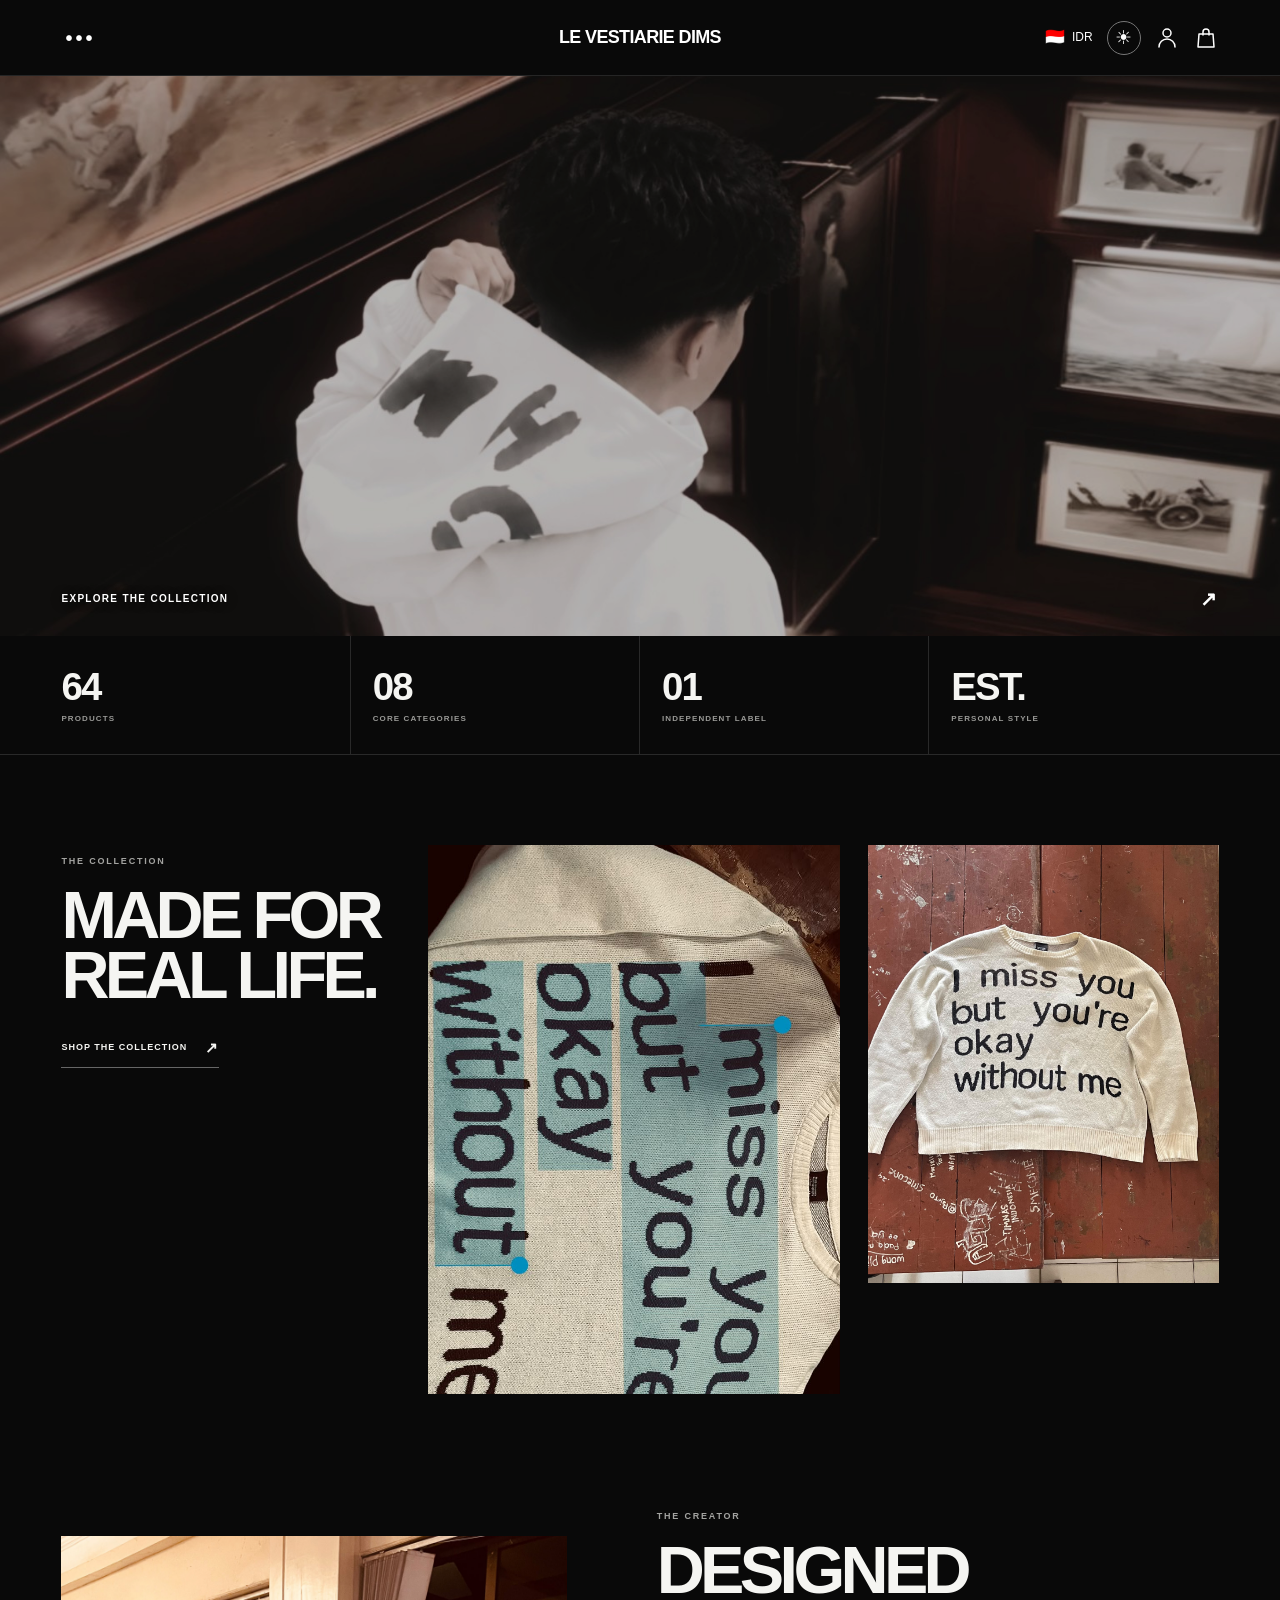
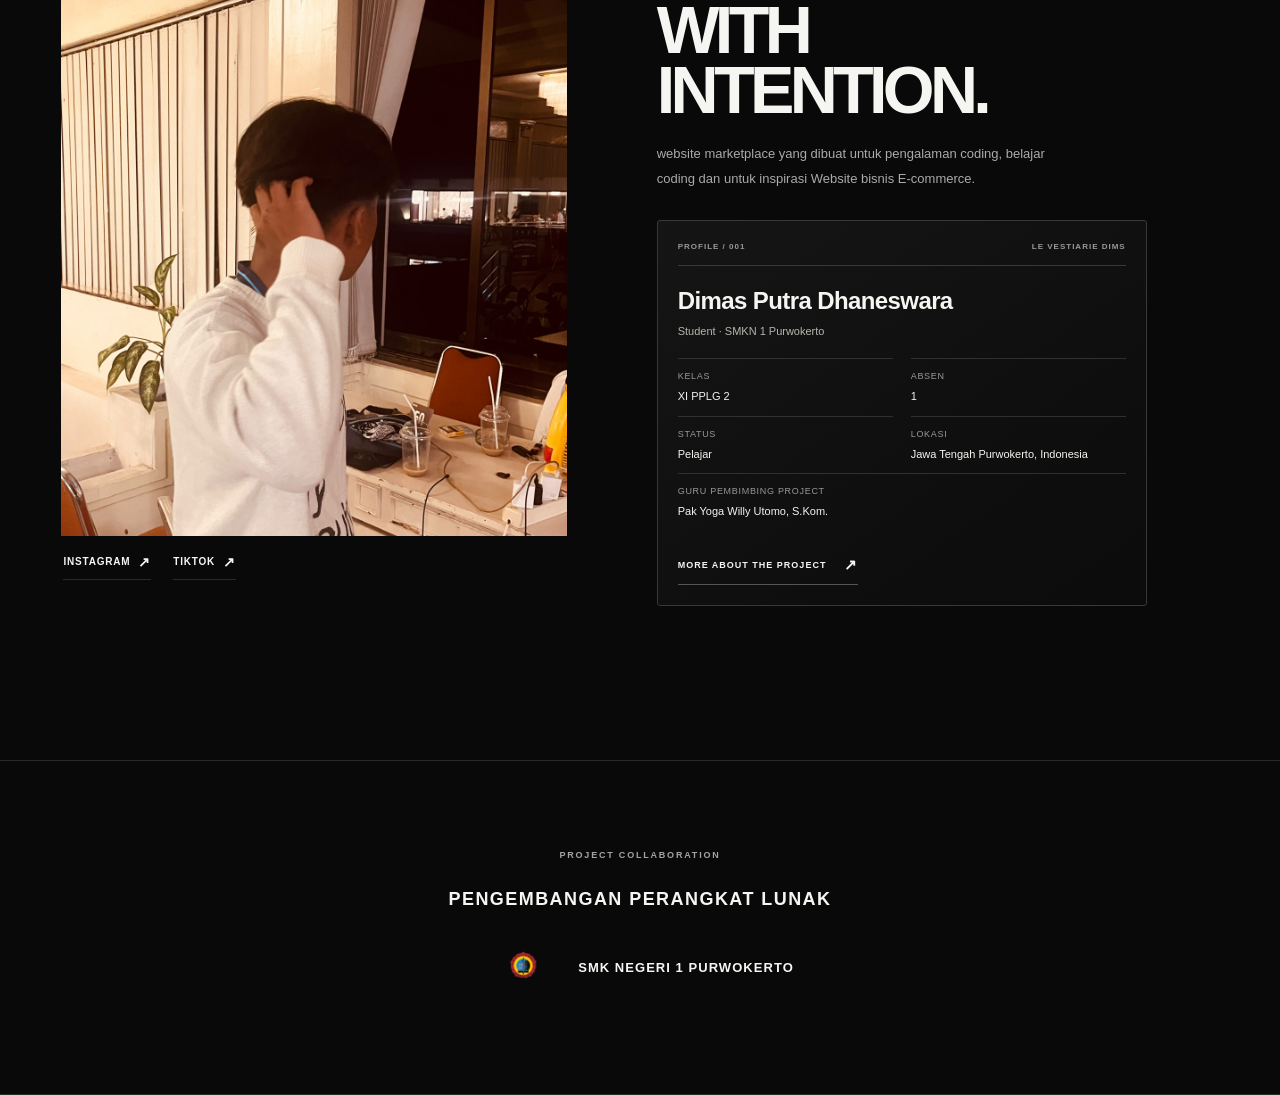
<file: index.html>
<!DOCTYPE html>
<html lang="id">
<head>
  <meta charset="UTF-8">
  <meta name="viewport" content="width=device-width, initial-scale=1">
  <meta name="theme-color" content="#090909">
  <meta name="description" content="LE VESTIARIE DIMS — contemporary streetwear.">
  <title>LE VESTIARIE DIMS — Streetwear</title>
  <link rel="stylesheet" href="style.css">
  <script defer src="products-data.js"></script>
  <script defer src="script.js"></script>
</head>
<body class="home-page">
  <header class="site-header">
    <nav class="nav-left" aria-label="Menu utama">
      <a href="#menu" class="more-link" aria-label="Buka menu" aria-expanded="false">•••</a>
    </nav>
    <a class="brand-logo" href="index.html" aria-label="LE VESTIARIE DIMS — beranda">LE VESTIARIE DIMS</a>
    <div class="nav-right">
      <span class="currency" role="button" tabindex="0" aria-label="Ganti mata uang">IDR</span>
      <button class="theme-toggle" type="button" aria-label="Ganti mode terang atau gelap">☀</button>
      <a class="icon-link user-icon" href="account.html" aria-label="Akun saya"><svg viewBox="0 0 24 24" aria-hidden="true"><circle cx="12" cy="7" r="4"/><path d="M4 21a8 8 0 0 1 16 0"/></svg></a>
      <a class="icon-link bag-icon" href="cart.html" aria-label="Buka keranjang"><svg viewBox="0 0 24 24" aria-hidden="true"><path d="M5 8h14l1 13H4L5 8Z"/><path d="M9 9V6a3 3 0 0 1 6 0v3"/></svg></a>
    </div>
  </header>

  <main>
    <a class="hero-banner" href="products.html" aria-label="Jelajahi koleksi LE VESTIARIE DIMS">
      <img class="home-hero-image" src="hero-campaign.png" alt="Campaign LE VESTIARIE DIMS" fetchpriority="high">
      <span class="hero-title-overlay"><br><span></span></span>
      <span class="hero-overlay-label">EXPLORE THE COLLECTION <span>↗</span></span>
    </a>

    <section class="home-stats" aria-label="Ringkasan koleksi">
      <div class="stat-item"><span class="stat-number" id="stat-products">64</span><span class="stat-label">PRODUCTS</span></div>
      <div class="stat-item"><span class="stat-number">08</span><span class="stat-label">CORE CATEGORIES</span></div>
      <div class="stat-item"><span class="stat-number">01</span><span class="stat-label">INDEPENDENT LABEL</span></div>
      <div class="stat-item"><span class="stat-number">EST.</span><span class="stat-label">PERSONAL STYLE</span></div>
    </section>

    <section class="home-editorial" aria-label="Selected visuals">
      <div class="editorial-heading">
        <p class="eyebrow">THE COLLECTION</p>
        <h2>MADE FOR<br>REAL LIFE.</h2>
        <a class="text-link" href="products.html">SHOP THE COLLECTION <span>↗</span></a>
      </div>
      <figure class="editorial-image editorial-image-tall">
        <img src="utama-1.jpg" alt="Detail grafis pakaian LE VESTIARIE DIMS" loading="lazy">
        <figcaption>01 / DETAILS</figcaption>
      </figure>
      <figure class="editorial-image editorial-image-wide">
        <img src="utama-2.jpg" alt="Produk pilihan LE VESTIARIE DIMS" loading="lazy">
        <figcaption>02 / THE PIECE</figcaption>
      </figure>
    </section>

    <section class="home-owner" aria-labelledby="owner-title">
      <div class="owner-image-column">
        <div class="owner-image-wrap">
          <img src="Profil-card.jpg" alt="Profil kreator LE VESTIARIE DIMS" loading="lazy">
        </div>
        <nav class="owner-social-links" aria-label="Media sosial kreator">
          <a href="https://www.instagram.com/dimmdhnes_/" target="_blank" rel="noopener noreferrer">Instagram <span>↗</span></a>
          <a href="https://www.tiktok.com/@smiddun" target="_blank" rel="noopener noreferrer">TikTok <span>↗</span></a>
        </nav>
      </div>
      <div class="owner-copy">
        <p class="eyebrow">THE CREATOR</p>
        <h2 id="owner-title">DESIGNED<br>WITH INTENTION.</h2>
        <p>website marketplace yang dibuat untuk pengalaman coding, belajar coding dan untuk inspirasi Website bisnis E-commerce.</p>
        <div class="owner-profile-card">
          <div class="profile-card-top"><span>PROFILE / 001</span><span>LE VESTIARIE DIMS</span></div>
          <h3>Dimas Putra Dhaneswara</h3>
          <p class="profile-role">Student · SMKN 1 Purwokerto</p>
          <dl>
            <div><dt>Kelas</dt><dd>XI PPLG 2</dd></div>
            <div><dt>Absen</dt><dd>1</dd></div>
            <div><dt>Status</dt><dd>Pelajar</dd></div>
            <div><dt>Lokasi</dt><dd>Jawa Tengah Purwokerto, Indonesia</dd></div>
            <div class="profile-mentor"><dt>Guru Pembimbing Project</dt><dd>Pak Yoga Willy Utomo, S.Kom.</dd></div>
          </dl>
          <a class="text-link" href="about.html">MORE ABOUT THE PROJECT <span>↗</span></a>
        </div>
      </div>
    </section>

    <section class="collaboration-section" aria-label="Kolaborasi">
      <p class="eyebrow">PROJECT COLLABORATION</p>
      <h2>PENGEMBANGAN PERANGKAT LUNAK</h2>
      <div class="school-identity">
        <img src="smkn1.jpg" alt="Logo SMK Negeri 1 Purwokerto" loading="lazy">
        <p>SMK NEGERI 1 PURWOKERTO</p>
      </div>
    </section>

  </main>


</body>
</html>
</file>
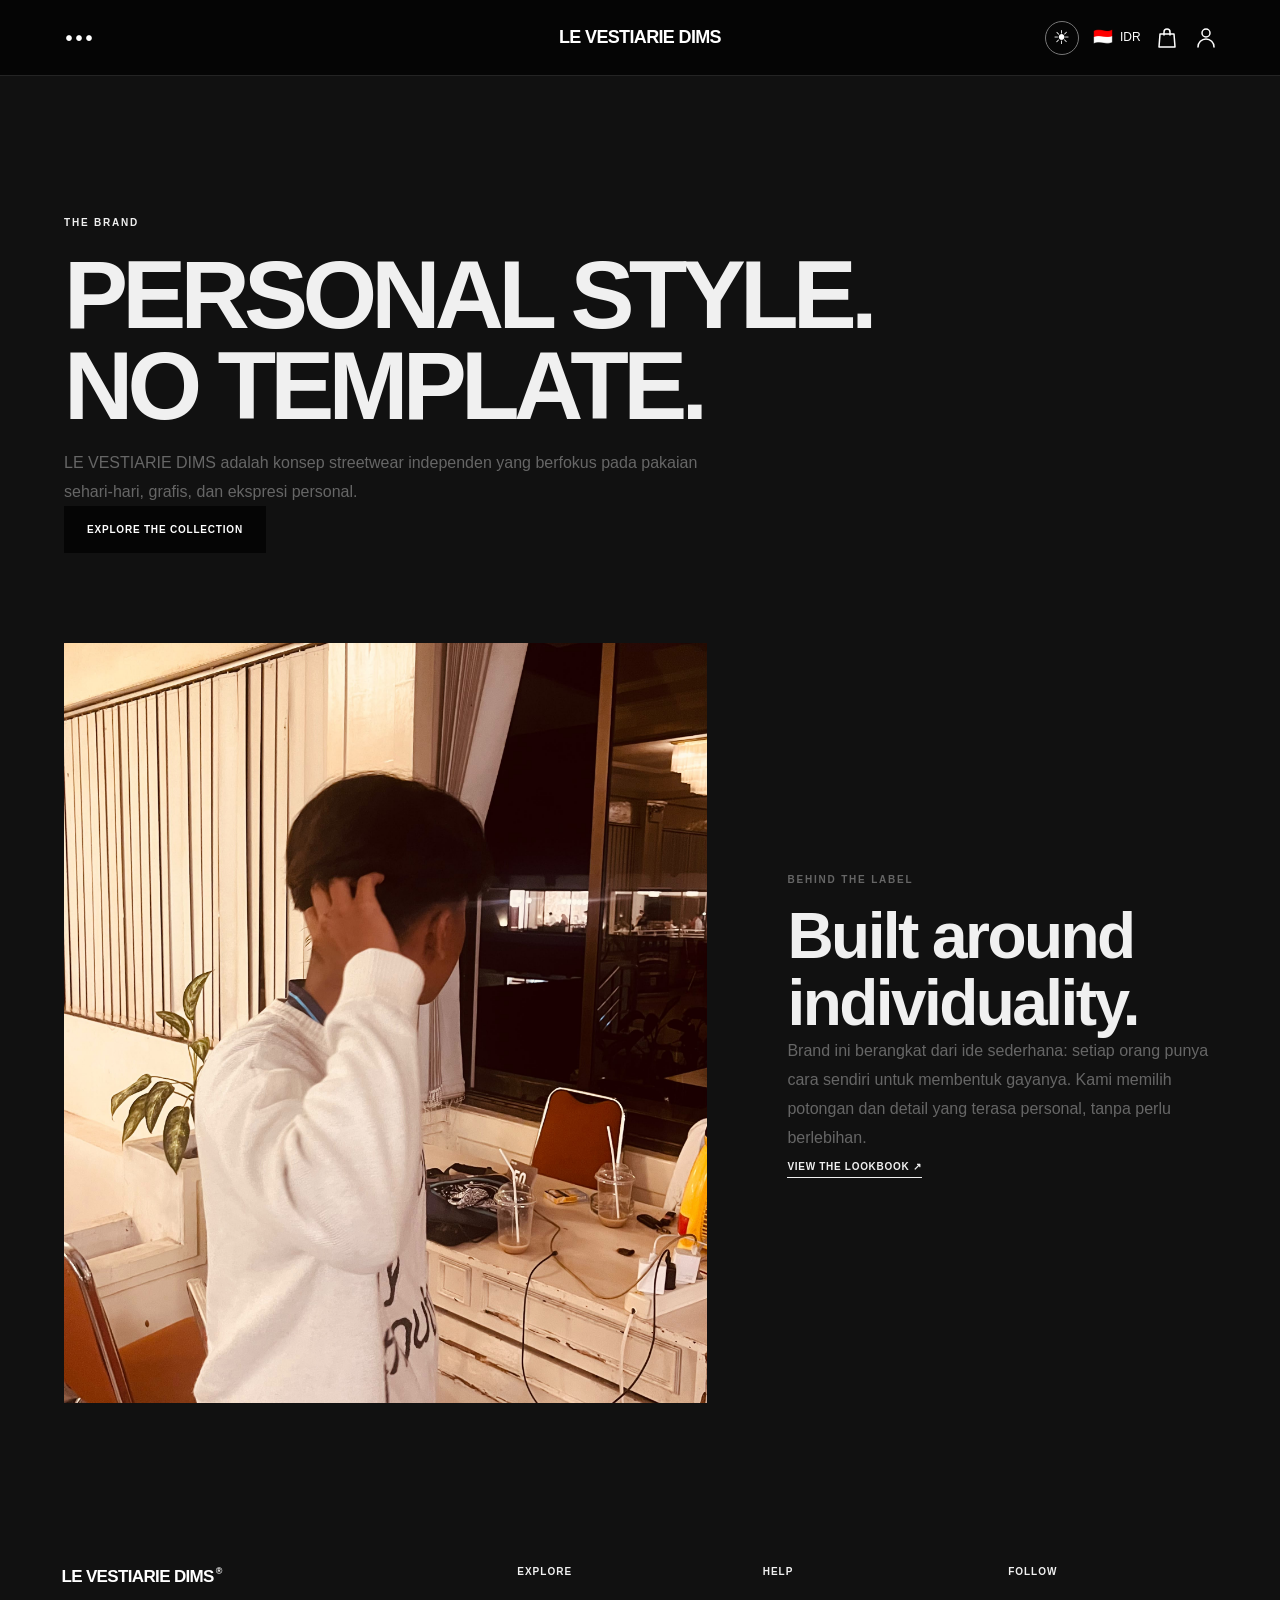
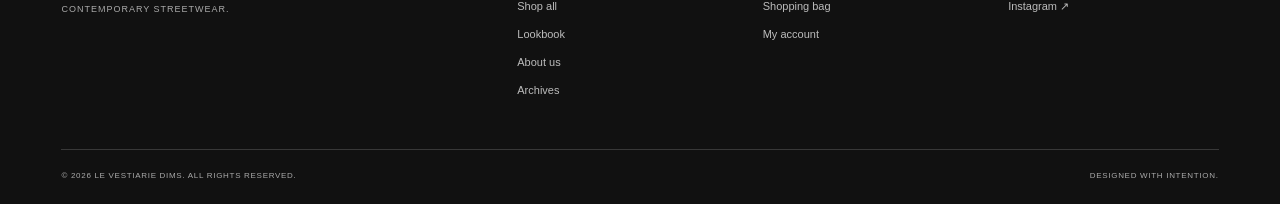
<file: about.html>
<!DOCTYPE html><html lang="id"><head><meta charset="UTF-8"><meta name="viewport" content="width=device-width,initial-scale=1"><title>About Us — LE VESTIARIE DIMS</title><link rel="stylesheet" href="style.css"><script defer src="products-data.js"></script><script defer src="script.js"></script></head><body class="content-page"><header class="site-header">
  <nav class="nav-left" aria-label="Menu utama"><a href="#menu" class="more-link" aria-label="Buka menu" aria-expanded="false">•••</a></nav>
  <a class="brand-logo" href="index.html" aria-label="LE VESTIARIE DIMS — beranda">LE VESTIARIE DIMS</a>
  <div class="nav-right">
    <span class="currency" aria-label="Mata uang">IDR</span>
    <a class="icon-link bag-icon" href="cart.html" aria-label="Buka keranjang"><svg viewBox="0 0 24 24" aria-hidden="true"><path d="M5 8h14l1 13H4L5 8Z"/><path d="M9 9V6a3 3 0 0 1 6 0v3"/></svg></a>
    <a class="icon-link user-icon" href="account.html" aria-label="Akun saya"><svg viewBox="0 0 24 24" aria-hidden="true"><circle cx="12" cy="7" r="4"/><path d="M4 21a8 8 0 0 1 16 0"/></svg></a>
  </div>
</header><main class="editorial-main">
<section class="editorial-hero">
  <p class="eyebrow">THE BRAND</p>
  <h1>PERSONAL STYLE.<br>NO TEMPLATE.</h1>
  <p>LE VESTIARIE DIMS adalah konsep streetwear independen yang berfokus pada pakaian sehari-hari, grafis, dan ekspresi personal.</p>
  <a class="button button-dark" href="products.html">EXPLORE THE COLLECTION</a>
</section>
<section class="about-image">
  <img src="Profil-card.jpg" alt="Profil owner LE VESTIARIE DIMS" loading="lazy">
  <div>
    <p class="eyebrow">BEHIND THE LABEL</p>
    <h2>Built around individuality.</h2>
    <p>Brand ini berangkat dari ide sederhana: setiap orang punya cara sendiri untuk membentuk gayanya. Kami memilih potongan dan detail yang terasa personal, tanpa perlu berlebihan.</p>
    <a class="underlined-link" href="lookbook.html">VIEW THE LOOKBOOK ↗</a>
  </div>
</section>
</main><footer class="site-footer"><div class="footer-top"><div class="footer-brand-block"><a class="brand-logo footer-logo" href="index.html">LE VESTIARIE DIMS<span>®</span></a><p>CONTEMPORARY STREETWEAR.</p></div><div class="footer-column"><h2>EXPLORE</h2><a href="products.html">Shop all</a><a href="lookbook.html">Lookbook</a><a href="about.html">About us</a><a href="archives.html">Archives</a></div><div class="footer-column"><h2>HELP</h2><a href="cart.html">Shopping bag</a><a href="account.html">My account</a></div><div class="footer-column"><h2>FOLLOW</h2><a href="https://www.instagram.com/dimmdhnes_/" target="_blank" rel="noopener">Instagram ↗</a></div></div><div class="footer-bottom"><span>© 2026 LE VESTIARIE DIMS. ALL RIGHTS RESERVED.</span><span>DESIGNED WITH INTENTION.</span></div></footer></body></html>
</file>
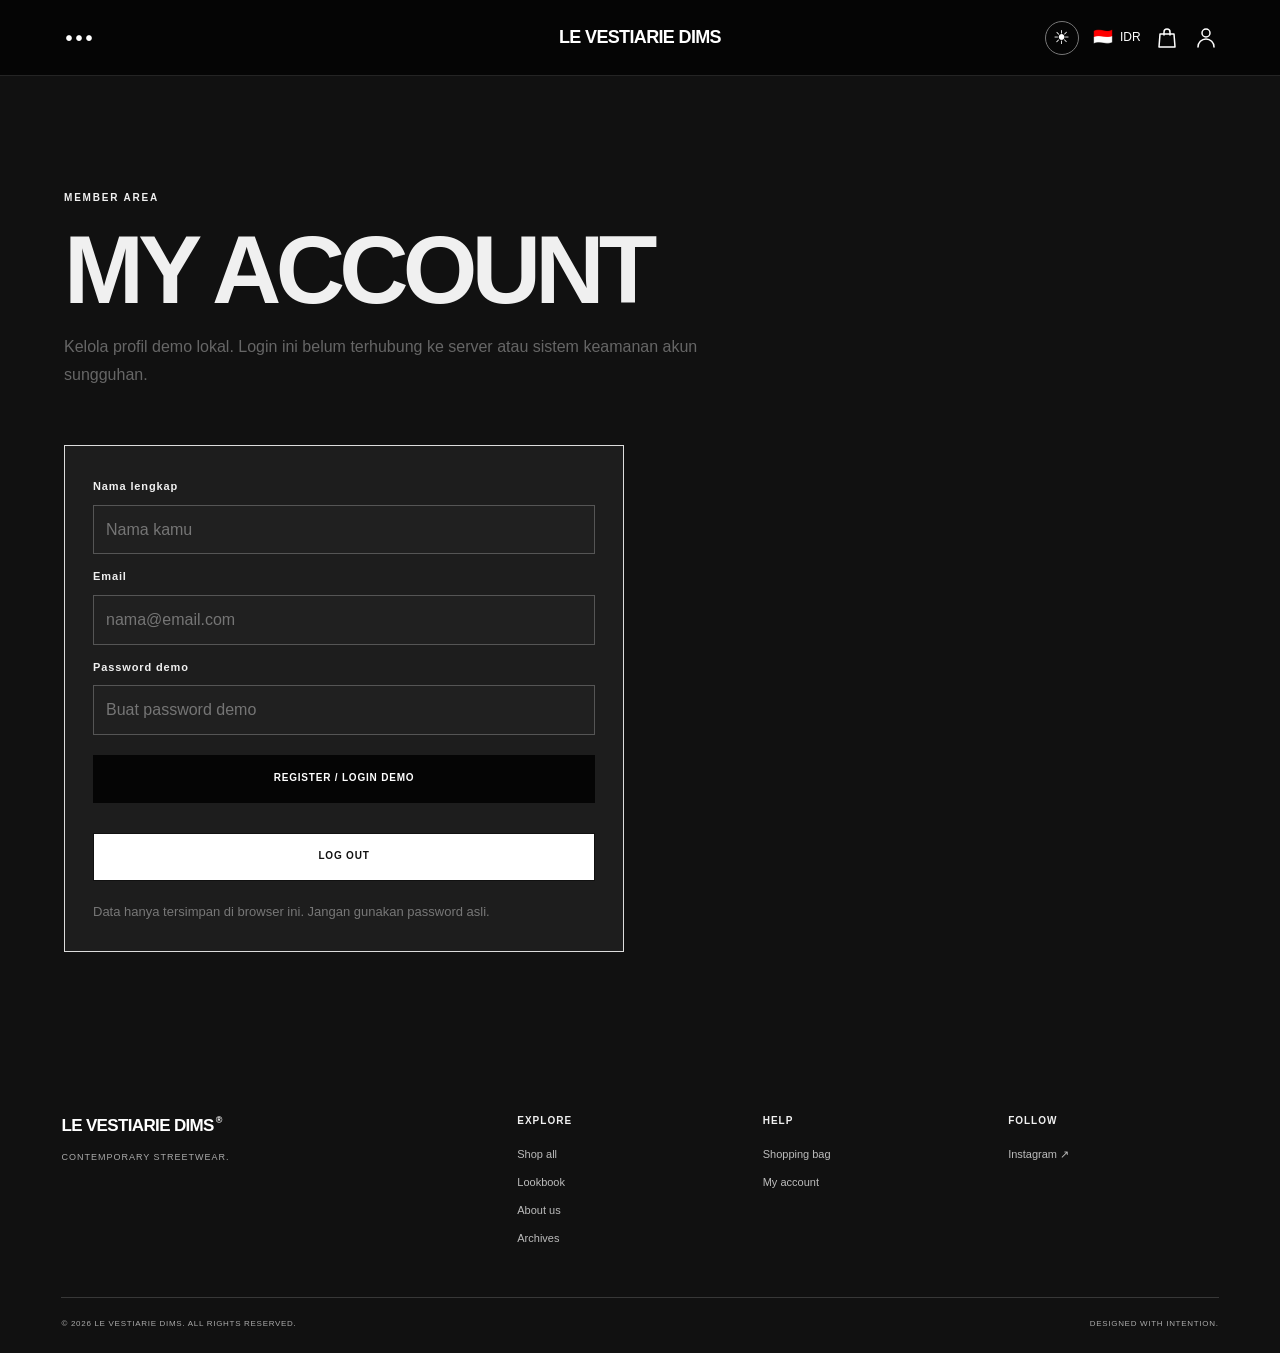
<file: account.html>
<!DOCTYPE html><html lang="id"><head><meta charset="UTF-8"><meta name="viewport" content="width=device-width,initial-scale=1"><title>My Account — LE VESTIARIE DIMS</title><link rel="stylesheet" href="style.css"><script defer src="products-data.js"></script><script defer src="script.js"></script></head><body class="content-page"><header class="site-header">
  <nav class="nav-left" aria-label="Menu utama"><a href="#menu" class="more-link" aria-label="Buka menu" aria-expanded="false">•••</a></nav>
  <a class="brand-logo" href="index.html" aria-label="LE VESTIARIE DIMS — beranda">LE VESTIARIE DIMS</a>
  <div class="nav-right">
    <span class="currency" aria-label="Mata uang">IDR</span>
    <a class="icon-link bag-icon" href="cart.html" aria-label="Buka keranjang"><svg viewBox="0 0 24 24" aria-hidden="true"><path d="M5 8h14l1 13H4L5 8Z"/><path d="M9 9V6a3 3 0 0 1 6 0v3"/></svg></a>
    <a class="icon-link user-icon" href="account.html" aria-label="Akun saya"><svg viewBox="0 0 24 24" aria-hidden="true"><circle cx="12" cy="7" r="4"/><path d="M4 21a8 8 0 0 1 16 0"/></svg></a>
  </div>
</header><main class="editorial-main"><section class="editorial-hero compact"><p class="eyebrow">MEMBER AREA</p><h1>MY ACCOUNT</h1><p>Kelola profil demo lokal. Login ini belum terhubung ke server atau sistem keamanan akun sungguhan.</p></section><section class="account-panel"><form id="account-form" class="review-form"><label for="account-name">Nama lengkap</label><input id="account-name" required maxlength="80" placeholder="Nama kamu"><label for="account-email">Email</label><input id="account-email" type="email" required placeholder="nama@email.com"><label for="account-password">Password demo</label><input id="account-password" type="password" required minlength="4" placeholder="Buat password demo"><button id="account-submit" class="button button-dark full-button" type="submit">REGISTER / LOGIN DEMO</button><button id="account-logout" class="button button-outline full-button" type="button">LOG OUT</button><p id="account-status" class="muted" aria-live="polite">Data hanya tersimpan di browser ini. Jangan gunakan password asli.</p></form></section></main><footer class="site-footer"><div class="footer-top"><div class="footer-brand-block"><a class="brand-logo footer-logo" href="index.html">LE VESTIARIE DIMS<span>®</span></a><p>CONTEMPORARY STREETWEAR.</p></div><div class="footer-column"><h2>EXPLORE</h2><a href="products.html">Shop all</a><a href="lookbook.html">Lookbook</a><a href="about.html">About us</a><a href="archives.html">Archives</a></div><div class="footer-column"><h2>HELP</h2><a href="cart.html">Shopping bag</a><a href="account.html">My account</a></div><div class="footer-column"><h2>FOLLOW</h2><a href="https://www.instagram.com/dimmdhnes_/" target="_blank" rel="noopener">Instagram ↗</a></div></div><div class="footer-bottom"><span>© 2026 LE VESTIARIE DIMS. ALL RIGHTS RESERVED.</span><span>DESIGNED WITH INTENTION.</span></div></footer></body></html>
</file>
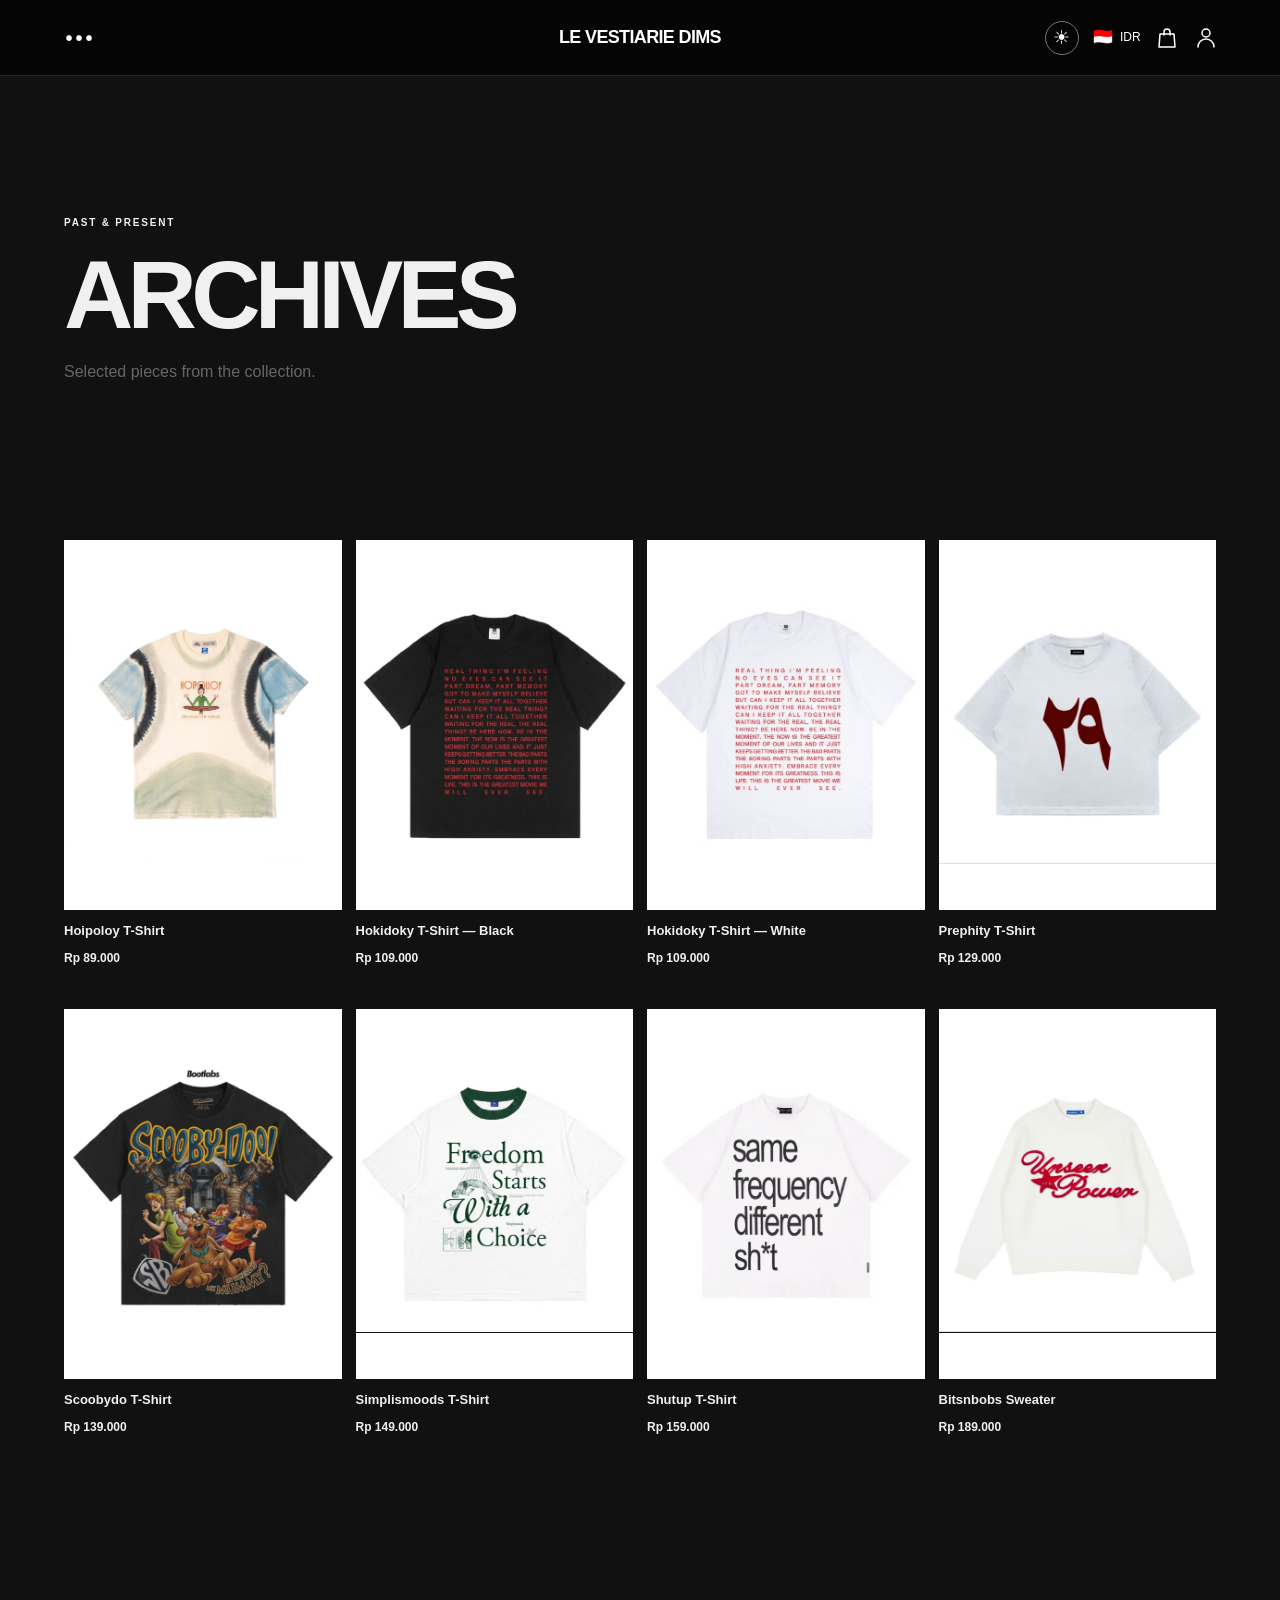
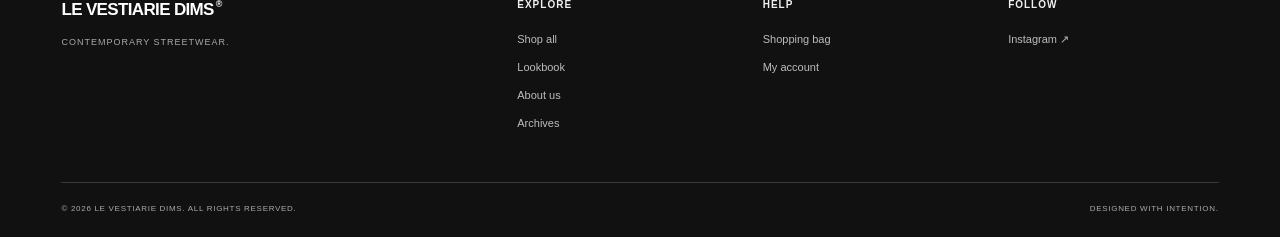
<file: archives.html>
<!DOCTYPE html><html lang="id"><head><meta charset="UTF-8"><meta name="viewport" content="width=device-width,initial-scale=1"><title>Archives — LE VESTIARIE DIMS</title><link rel="stylesheet" href="style.css"><script defer src="products-data.js"></script><script defer src="script.js"></script></head><body class="content-page"><header class="site-header">
  <nav class="nav-left" aria-label="Menu utama"><a href="#menu" class="more-link" aria-label="Buka menu" aria-expanded="false">•••</a></nav>
  <a class="brand-logo" href="index.html" aria-label="LE VESTIARIE DIMS — beranda">LE VESTIARIE DIMS</a>
  <div class="nav-right">
    <span class="currency" aria-label="Mata uang">IDR</span>
    <a class="icon-link bag-icon" href="cart.html" aria-label="Buka keranjang"><svg viewBox="0 0 24 24" aria-hidden="true"><path d="M5 8h14l1 13H4L5 8Z"/><path d="M9 9V6a3 3 0 0 1 6 0v3"/></svg></a>
    <a class="icon-link user-icon" href="account.html" aria-label="Akun saya"><svg viewBox="0 0 24 24" aria-hidden="true"><circle cx="12" cy="7" r="4"/><path d="M4 21a8 8 0 0 1 16 0"/></svg></a>
  </div>
</header><main class="editorial-main"><section class="editorial-hero"><p class="eyebrow">PAST & PRESENT</p><h1>ARCHIVES</h1><p>Selected pieces from the collection.</p></section><section id="archive-grid" class="product-grid catalog-grid"></section></main><footer class="site-footer"><div class="footer-top"><div class="footer-brand-block"><a class="brand-logo footer-logo" href="index.html">LE VESTIARIE DIMS<span>®</span></a><p>CONTEMPORARY STREETWEAR.</p></div><div class="footer-column"><h2>EXPLORE</h2><a href="products.html">Shop all</a><a href="lookbook.html">Lookbook</a><a href="about.html">About us</a><a href="archives.html">Archives</a></div><div class="footer-column"><h2>HELP</h2><a href="cart.html">Shopping bag</a><a href="account.html">My account</a></div><div class="footer-column"><h2>FOLLOW</h2><a href="https://www.instagram.com/dimmdhnes_/" target="_blank" rel="noopener">Instagram ↗</a></div></div><div class="footer-bottom"><span>© 2026 LE VESTIARIE DIMS. ALL RIGHTS RESERVED.</span><span>DESIGNED WITH INTENTION.</span></div></footer></body></html>
</file>
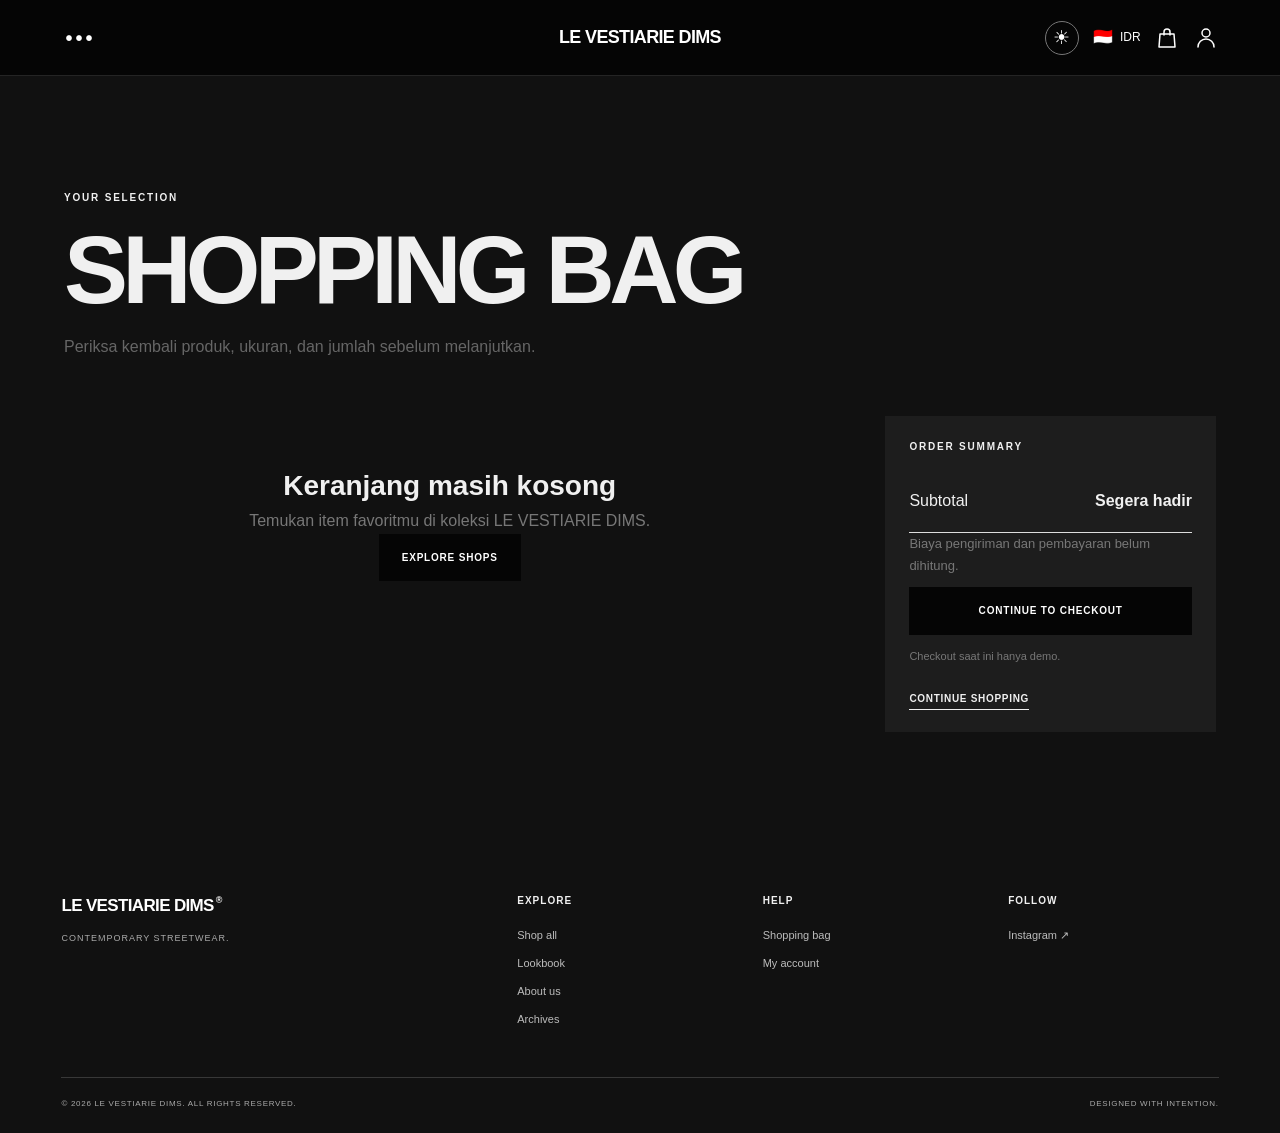
<file: cart.html>
<!DOCTYPE html><html lang="id"><head><meta charset="UTF-8"><meta name="viewport" content="width=device-width,initial-scale=1"><title>Shopping Bag — LE VESTIARIE DIMS</title><link rel="stylesheet" href="style.css"><script defer src="products-data.js"></script><script defer src="script.js"></script></head><body class="content-page"><header class="site-header">
  <nav class="nav-left" aria-label="Menu utama"><a href="#menu" class="more-link" aria-label="Buka menu" aria-expanded="false">•••</a></nav>
  <a class="brand-logo" href="index.html" aria-label="LE VESTIARIE DIMS — beranda">LE VESTIARIE DIMS</a>
  <div class="nav-right">
    <span class="currency" aria-label="Mata uang">IDR</span>
    <a class="icon-link bag-icon" href="cart.html" aria-label="Buka keranjang"><svg viewBox="0 0 24 24" aria-hidden="true"><path d="M5 8h14l1 13H4L5 8Z"/><path d="M9 9V6a3 3 0 0 1 6 0v3"/></svg></a>
    <a class="icon-link user-icon" href="account.html" aria-label="Akun saya"><svg viewBox="0 0 24 24" aria-hidden="true"><circle cx="12" cy="7" r="4"/><path d="M4 21a8 8 0 0 1 16 0"/></svg></a>
  </div>
</header><main class="editorial-main"><section class="editorial-hero compact"><p class="eyebrow">YOUR SELECTION</p><h1>SHOPPING BAG</h1><p>Periksa kembali produk, ukuran, dan jumlah sebelum melanjutkan.</p></section><div class="cart-layout"><section id="cart-items" class="cart-items"></section><aside class="cart-summary"><p class="eyebrow">ORDER SUMMARY</p><div class="summary-line"><span>Subtotal</span><strong id="cart-subtotal">Rp 0</strong></div><p class="muted">Biaya pengiriman dan pembayaran belum dihitung.</p><button class="button button-dark full-button" id="checkout-demo" type="button">CONTINUE TO CHECKOUT</button><p class="detail-notice">Checkout saat ini hanya demo. </p><a class="underlined-link" href="products.html">CONTINUE SHOPPING</a></aside></div><script>document.addEventListener('DOMContentLoaded',()=>document.querySelector('#checkout-demo')?.addEventListener('click',()=>{localStorage.removeItem('md_checkout_items');location.href='checkout.html';}));</script></main><footer class="site-footer"><div class="footer-top"><div class="footer-brand-block"><a class="brand-logo footer-logo" href="index.html">LE VESTIARIE DIMS<span>®</span></a><p>CONTEMPORARY STREETWEAR.</p></div><div class="footer-column"><h2>EXPLORE</h2><a href="products.html">Shop all</a><a href="lookbook.html">Lookbook</a><a href="about.html">About us</a><a href="archives.html">Archives</a></div><div class="footer-column"><h2>HELP</h2><a href="cart.html">Shopping bag</a><a href="account.html">My account</a></div><div class="footer-column"><h2>FOLLOW</h2><a href="https://www.instagram.com/dimmdhnes_/" target="_blank" rel="noopener">Instagram ↗</a></div></div><div class="footer-bottom"><span>© 2026 LE VESTIARIE DIMS. ALL RIGHTS RESERVED.</span><span>DESIGNED WITH INTENTION.</span></div></footer></body></html>
</file>
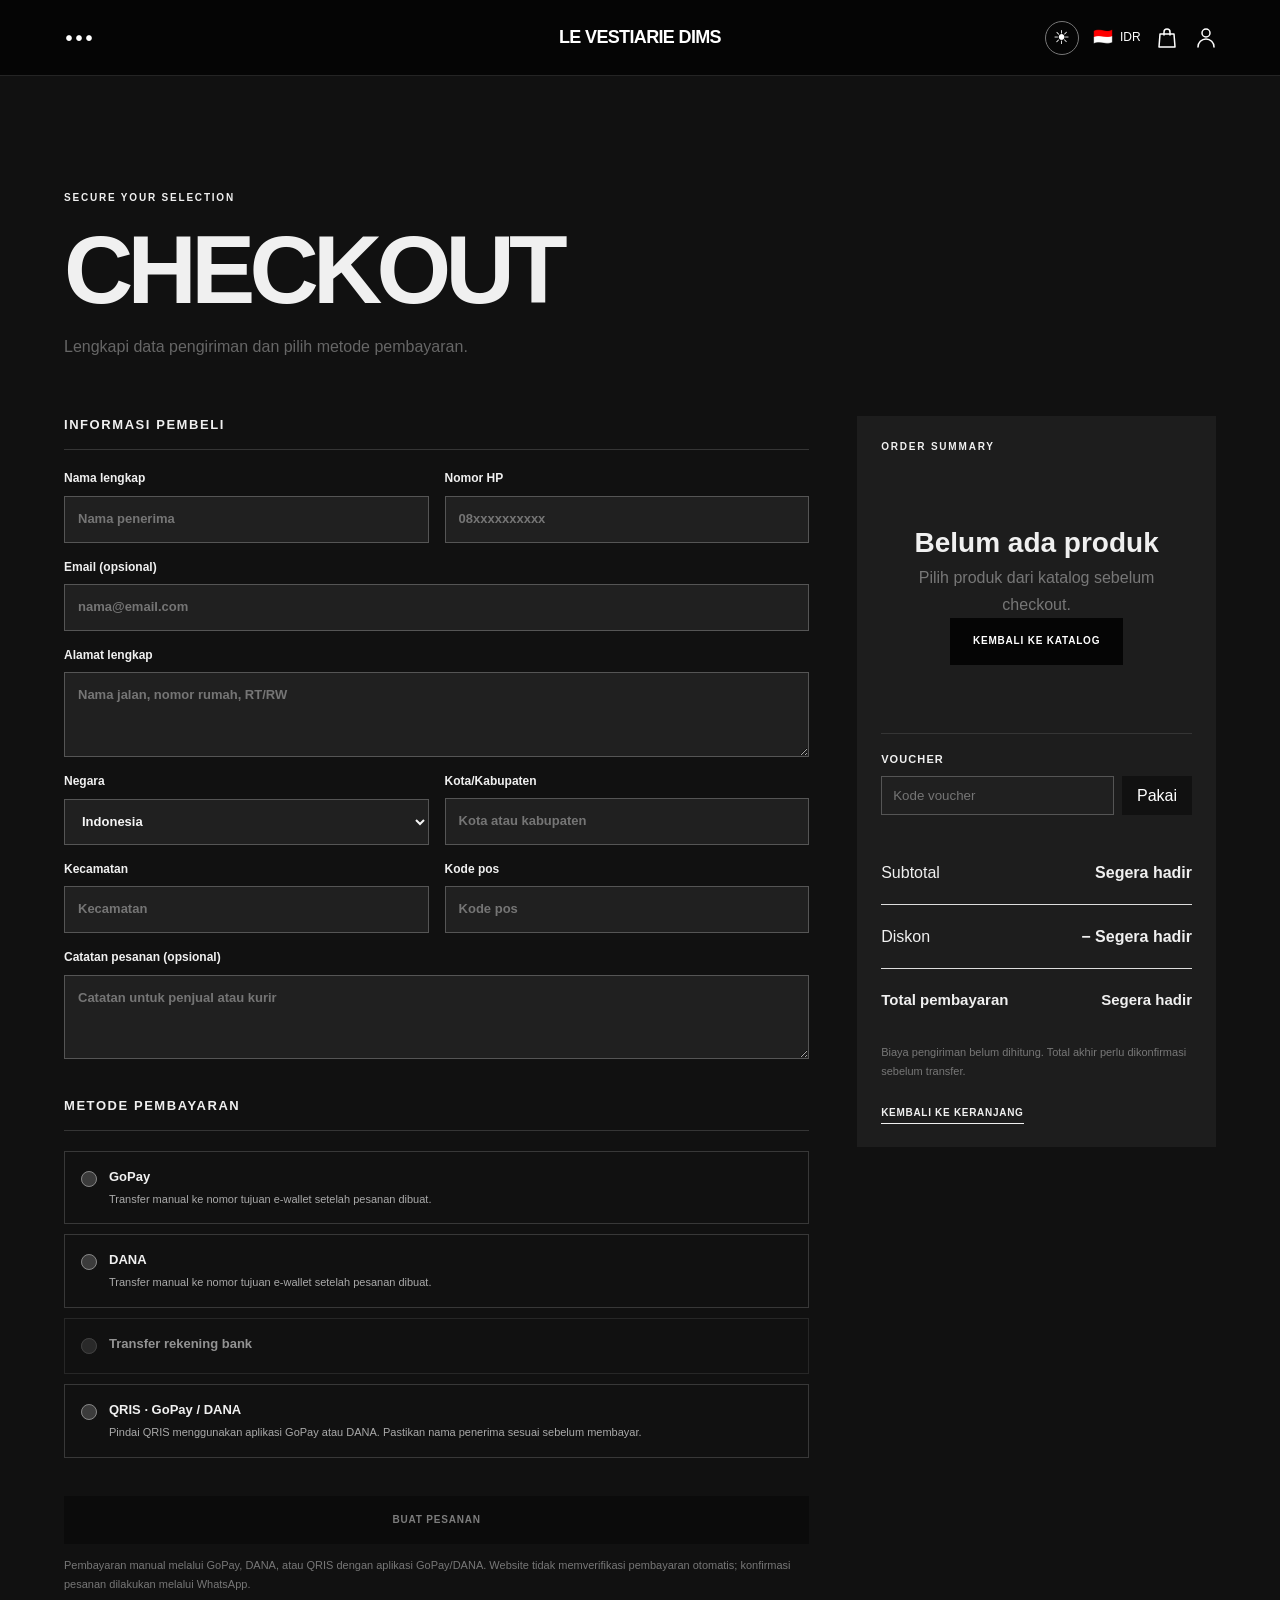
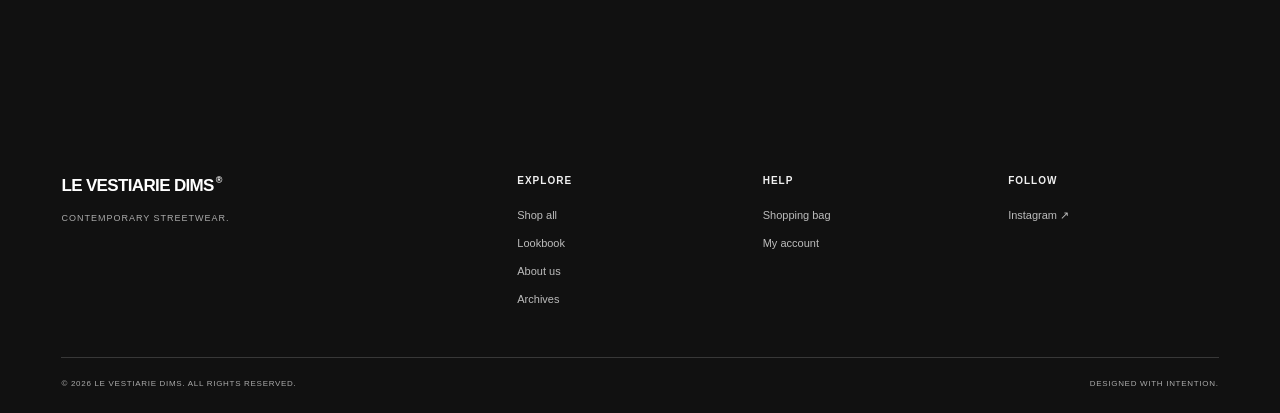
<file: checkout.html>
<!DOCTYPE html>
<html lang="id"><head><meta charset="UTF-8"><meta name="viewport" content="width=device-width,initial-scale=1"><meta name="description" content="Checkout LE VESTIARIE DIMS."><title>Checkout — LE VESTIARIE DIMS</title><link rel="stylesheet" href="style.css"><script defer src="products-data.js"></script><script defer src="script.js"></script></head>
<body class="content-page checkout-page"><header class="site-header">
  <nav class="nav-left" aria-label="Menu utama"><a href="#menu" class="more-link" aria-label="Buka menu" aria-expanded="false">•••</a></nav>
  <a class="brand-logo" href="index.html" aria-label="LE VESTIARIE DIMS — beranda">LE VESTIARIE DIMS</a>
  <div class="nav-right">
    <span class="currency" aria-label="Mata uang">IDR</span>
    <a class="icon-link bag-icon" href="cart.html" aria-label="Buka keranjang"><svg viewBox="0 0 24 24" aria-hidden="true"><path d="M5 8h14l1 13H4L5 8Z"/><path d="M9 9V6a3 3 0 0 1 6 0v3"/></svg></a>
    <a class="icon-link user-icon" href="account.html" aria-label="Akun saya"><svg viewBox="0 0 24 24" aria-hidden="true"><circle cx="12" cy="7" r="4"/><path d="M4 21a8 8 0 0 1 16 0"/></svg></a>
  </div>
</header>
<main class="editorial-main"><section class="editorial-hero compact"><p class="eyebrow">SECURE YOUR SELECTION</p><h1>CHECKOUT</h1><p>Lengkapi data pengiriman dan pilih metode pembayaran.</p></section><div class="checkout-layout"><form id="checkout-form" class="checkout-form"><section class="checkout-section"><h2>INFORMASI PEMBELI</h2><div class="checkout-fields"><label>Nama lengkap<input id="buyer-name" name="name" autocomplete="name" required maxlength="100" placeholder="Nama penerima"></label><label>Nomor HP<input id="buyer-phone" name="phone" type="tel" autocomplete="tel" required pattern="[0-9+() -]{8,20}" placeholder="08xxxxxxxxxx"></label><label class="field-wide">Email (opsional)<input id="buyer-email" name="email" type="email" autocomplete="email" placeholder="nama@email.com"></label><label class="field-wide">Alamat lengkap<textarea id="buyer-address" name="address" rows="3" required autocomplete="street-address" placeholder="Nama jalan, nomor rumah, RT/RW"></textarea></label><label>Negara<select id="buyer-country" name="country" required><option value="Indonesia" selected>Indonesia</option><option value="Malaysia">Malaysia</option><option value="Singapore">Singapore</option><option value="Other">Negara lain</option></select></label><label>Kota/Kabupaten<input id="buyer-city" name="city" required autocomplete="address-level2" placeholder="Kota atau kabupaten"></label><label>Kecamatan<input id="buyer-district" name="district" required placeholder="Kecamatan"></label><label>Kode pos<input id="buyer-postal" name="postal" required inputmode="numeric" pattern="[0-9A-Za-z -]{3,10}" autocomplete="postal-code" placeholder="Kode pos"></label><label class="field-wide">Catatan pesanan (opsional)<textarea id="buyer-note" name="note" rows="3" maxlength="500" placeholder="Catatan untuk penjual atau kurir"></textarea></label></div></section>
<section class="checkout-section"><h2>METODE PEMBAYARAN</h2><div class="payment-options"><label class="payment-option"><input type="radio" name="payment-method" value="GoPay" required><span><strong>GoPay</strong><small>Transfer manual ke nomor tujuan e-wallet setelah pesanan dibuat.</small></span></label><label class="payment-option"><input type="radio" name="payment-method" value="DANA"><span><strong>DANA</strong><small>Transfer manual ke nomor tujuan e-wallet setelah pesanan dibuat.</small></span></label><label class="payment-option payment-option-disabled"><input type="radio" name="payment-method" value="Rekening" disabled><span><strong>Transfer rekening bank</strong><small></small></span></label><label class="payment-option"><input type="radio" name="payment-method" value="QRIS"><span><strong>QRIS · GoPay / DANA</strong><small>Pindai QRIS menggunakan aplikasi GoPay atau DANA. Pastikan nama penerima sesuai sebelum membayar.</small></span></label></div></section><button class="button button-dark full-button" type="submit">BUAT PESANAN</button><p class="detail-notice">Pembayaran manual melalui GoPay, DANA, atau QRIS dengan aplikasi GoPay/DANA. Website tidak memverifikasi pembayaran otomatis; konfirmasi pesanan dilakukan melalui WhatsApp.</p><section id="payment-instructions" class="payment-instructions" hidden aria-live="polite"></section><p id="checkout-status" class="checkout-status" role="status" aria-live="polite"></p></form>
<aside class="checkout-summary"><p class="eyebrow">ORDER SUMMARY</p><div id="checkout-items" class="checkout-items"></div><div class="voucher-row"><label for="voucher-code">VOUCHER</label><div><input id="voucher-code" type="text" placeholder="Kode voucher"><button type="button" id="apply-voucher">Pakai</button></div><p id="voucher-status" class="voucher-status"></p></div><div class="summary-line"><span>Subtotal</span><strong id="checkout-subtotal">Rp 0</strong></div><div class="summary-line"><span>Diskon</span><strong id="checkout-discount">− Rp 0</strong></div><div class="summary-line summary-total"><span>Total pembayaran</span><strong id="checkout-total">Rp 0</strong></div><p class="detail-notice">Biaya pengiriman belum dihitung. Total akhir perlu dikonfirmasi sebelum transfer.</p><a class="underlined-link" href="cart.html">KEMBALI KE KERANJANG</a></aside></div></main>
<footer class="site-footer"><div class="footer-top"><div class="footer-brand-block"><a class="brand-logo footer-logo" href="index.html">LE VESTIARIE DIMS<span>®</span></a><p>CONTEMPORARY STREETWEAR.</p></div><div class="footer-column"><h2>EXPLORE</h2><a href="products.html">Shop all</a><a href="lookbook.html">Lookbook</a><a href="about.html">About us</a><a href="archives.html">Archives</a></div><div class="footer-column"><h2>HELP</h2><a href="cart.html">Shopping bag</a><a href="account.html">My account</a></div><div class="footer-column"><h2>FOLLOW</h2><a href="https://www.instagram.com/dimmdhnes_/" target="_blank" rel="noopener noreferrer">Instagram ↗</a></div></div><div class="footer-bottom"><span>© 2026 LE VESTIARIE DIMS. ALL RIGHTS RESERVED.</span><span>DESIGNED WITH INTENTION.</span></div></footer></body></html>
</file>
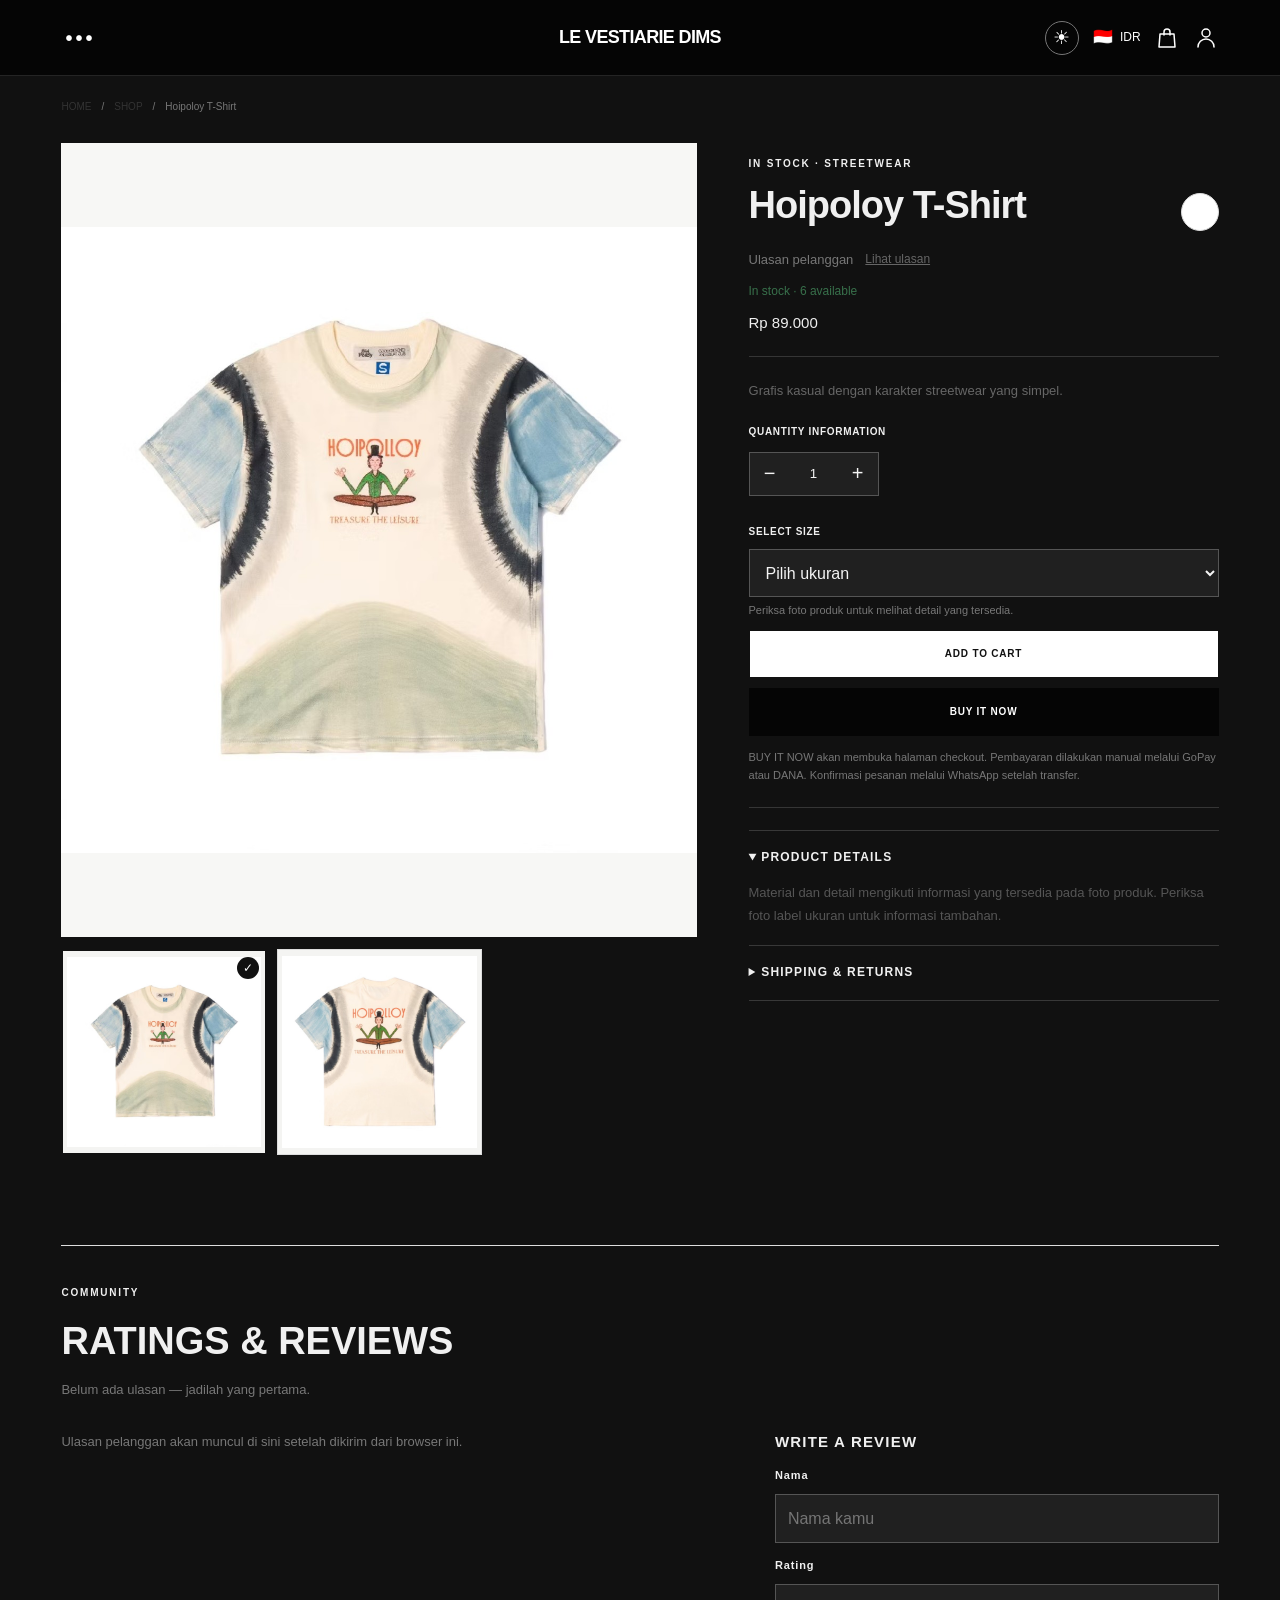
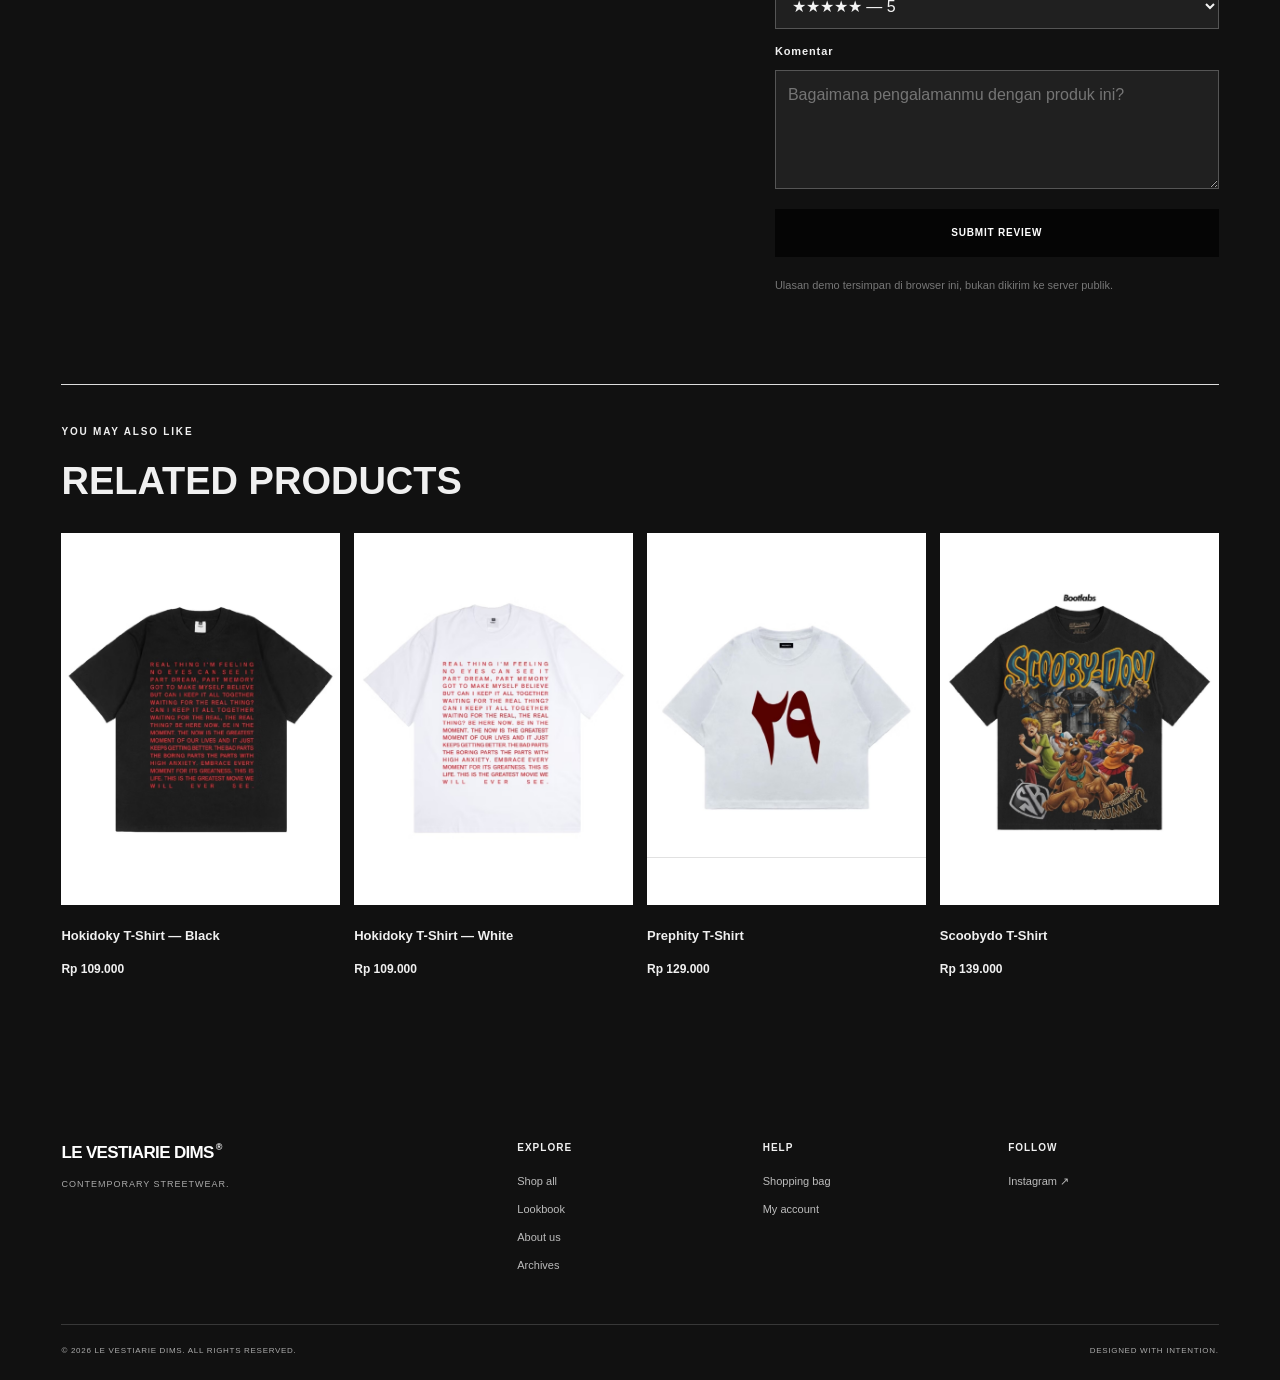
<file: product-detail.html>
<!DOCTYPE html><html lang="id"><head><meta charset="UTF-8"><meta name="viewport" content="width=device-width,initial-scale=1"><meta name="description" content="Detail produk LE VESTIARIE DIMS."><title>Product Details — LE VESTIARIE DIMS</title><link rel="stylesheet" href="style.css"><script defer src="products-data.js"></script><script defer src="script.js"></script></head><body class="detail-page"><header class="site-header">
  <nav class="nav-left" aria-label="Menu utama"><a href="#menu" class="more-link" aria-label="Buka menu" aria-expanded="false">•••</a></nav>
  <a class="brand-logo" href="index.html" aria-label="LE VESTIARIE DIMS — beranda">LE VESTIARIE DIMS</a>
  <div class="nav-right">
    <span class="currency" aria-label="Mata uang">IDR</span>
    <a class="icon-link bag-icon" href="cart.html" aria-label="Buka keranjang"><svg viewBox="0 0 24 24" aria-hidden="true"><path d="M5 8h14l1 13H4L5 8Z"/><path d="M9 9V6a3 3 0 0 1 6 0v3"/></svg></a>
    <a class="icon-link user-icon" href="account.html" aria-label="Akun saya"><svg viewBox="0 0 24 24" aria-hidden="true"><circle cx="12" cy="7" r="4"/><path d="M4 21a8 8 0 0 1 16 0"/></svg></a>
  </div>
</header><main class="detail-main"><p class="breadcrumb"><a href="index.html">HOME</a><span>/</span><a href="products.html">SHOP</a><span>/</span><span>PRODUCT</span></p><section class="detail-layout"><div class="detail-gallery"><div class="detail-main-image"><img id="main-product-photo" src="chmb.jpg" alt="Foto produk"></div><div class="detail-thumbnails" id="product-thumbnails" aria-label="Foto produk"></div></div><div class="detail-info"><p class="eyebrow">IN STOCK · STREETWEAR</p><div class="product-title-line"><h1 id="product-name">CHMB Hoodie</h1><button id="detail-like" class="like-button detail-like" aria-label="Sukai produk" aria-pressed="false">♡</button></div><div class="rating-line"><span class="muted">Ulasan pelanggan</span><a href="#reviews">Lihat ulasan</a></div><p class="stock-count" id="stock-count">In stock</p><p class="detail-price" id="product-price">Rp 300.000</p><div class="detail-divider"></div><p class="detail-description" id="product-description"></p><p class="field-label">QUANTITY INFORMATION</p><div class="quantity-control"><button type="button" data-quantity-step="-1" aria-label="Kurangi jumlah">−</button><input id="quantity" type="number" value="1" min="1" max="20" aria-label="Jumlah produk"><button type="button" data-quantity-step="1" aria-label="Tambah jumlah">+</button></div><label class="field-label" for="size-select">SELECT SIZE</label><select id="size-select" class="size-select"><option value="">Pilih ukuran</option><option>S</option><option>M</option><option>L</option><option>XL</option></select><p class="size-note">Periksa foto produk untuk melihat detail yang tersedia.</p><button id="add-to-cart" class="button button-outline full-button">ADD TO CART</button><button id="buy-now" class="button button-dark full-button">BUY IT NOW</button><p class="detail-notice">BUY IT NOW akan membuka halaman checkout. Pembayaran dilakukan manual melalui GoPay atau DANA. Konfirmasi pesanan melalui WhatsApp setelah transfer.</p><div class="detail-divider"></div><details class="detail-accordion" open><summary>PRODUCT DETAILS</summary><p id="detail-material">Material dan detail mengikuti informasi yang tersedia pada foto produk. Periksa foto label ukuran untuk informasi tambahan.</p></details><details class="detail-accordion"><summary>SHIPPING & RETURNS</summary><p>Informasi pengiriman dan pengembalian belum terhubung ke layanan operasional. Hubungi pengelola toko sebelum transaksi nyata.</p></details></div></section><section class="reviews-section" id="reviews"><div class="section-heading"><p class="eyebrow">COMMUNITY</p><h2>RATINGS & REVIEWS</h2><p id="review-summary" class="muted">Belum ada ulasan.</p></div><div class="reviews-layout"><div id="review-list" class="review-list"></div><form id="review-form" class="review-form"><h3>WRITE A REVIEW</h3><label for="review-name">Nama</label><input id="review-name" maxlength="50" placeholder="Nama kamu"><label for="review-rating">Rating</label><select id="review-rating"><option value="5">★★★★★ — 5</option><option value="4">★★★★☆ — 4</option><option value="3">★★★☆☆ — 3</option><option value="2">★★☆☆☆ — 2</option><option value="1">★☆☆☆☆ — 1</option></select><label for="review-comment">Komentar</label><textarea id="review-comment" rows="4" maxlength="500" required placeholder="Bagaimana pengalamanmu dengan produk ini?"></textarea><button class="button button-dark full-button" type="submit">SUBMIT REVIEW</button><small>Ulasan demo tersimpan di browser ini, bukan dikirim ke server publik.</small></form></div></section><section class="related-section"><div class="section-heading"><p class="eyebrow">YOU MAY ALSO LIKE</p><h2>RELATED PRODUCTS</h2></div><div id="related-products" class="product-grid related-grid"></div></section></main><footer class="site-footer"><div class="footer-top"><div class="footer-brand-block"><a class="brand-logo footer-logo" href="index.html">LE VESTIARIE DIMS<span>®</span></a><p>CONTEMPORARY STREETWEAR.</p></div><div class="footer-column"><h2>EXPLORE</h2><a href="products.html">Shop all</a><a href="lookbook.html">Lookbook</a><a href="about.html">About us</a><a href="archives.html">Archives</a></div><div class="footer-column"><h2>HELP</h2><a href="cart.html">Shopping bag</a><a href="account.html">My account</a></div><div class="footer-column"><h2>FOLLOW</h2><a href="https://www.instagram.com/dimmdhnes_/" target="_blank" rel="noopener">Instagram ↗</a></div></div><div class="footer-bottom"><span>© 2026 LE VESTIARIE DIMS. ALL RIGHTS RESERVED.</span><span>DESIGNED WITH INTENTION.</span></div></footer><script>document.addEventListener('DOMContentLoaded',()=>{document.querySelectorAll('[data-quantity-step]').forEach(b=>b.addEventListener('click',()=>{const input=document.querySelector('#quantity');input.value=Math.max(1,Math.min(20,(parseInt(input.value,10)||1)+Number(b.dataset.quantityStep)));}));});</script></body></html>
</file>
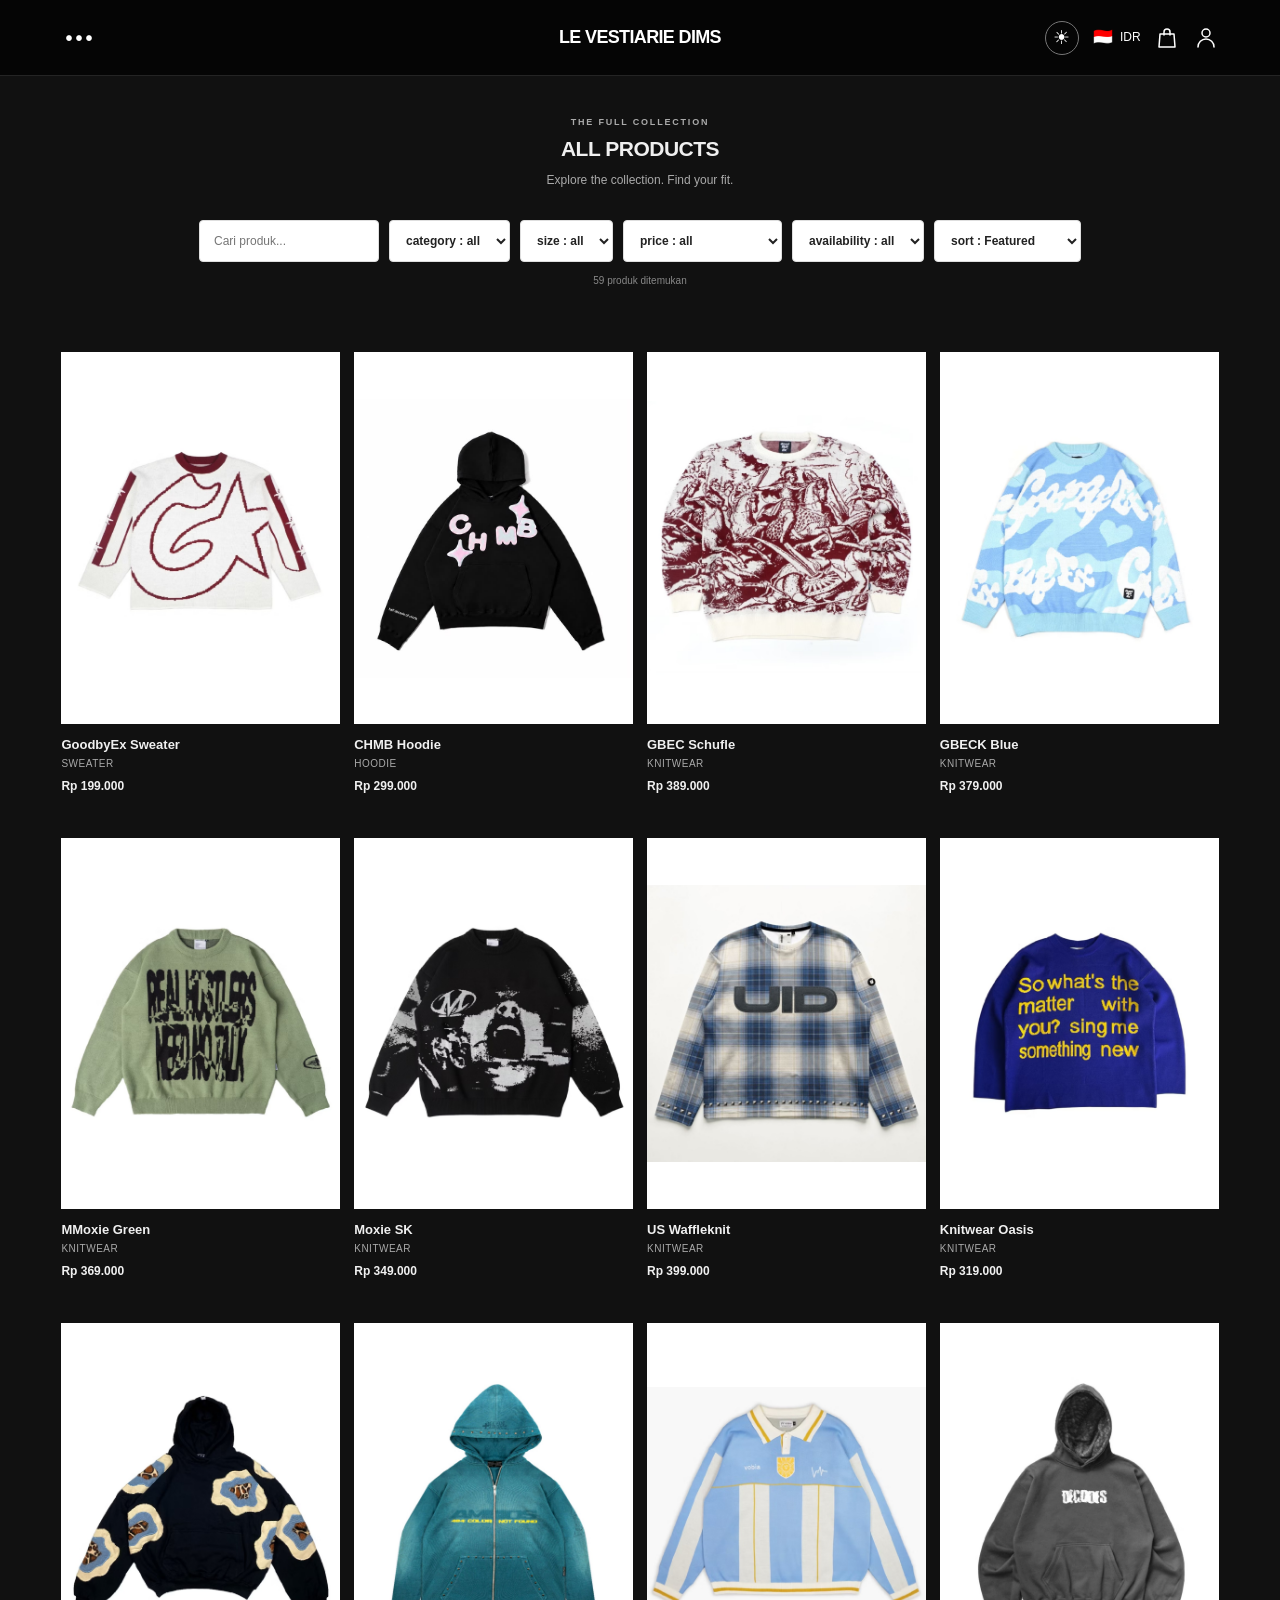
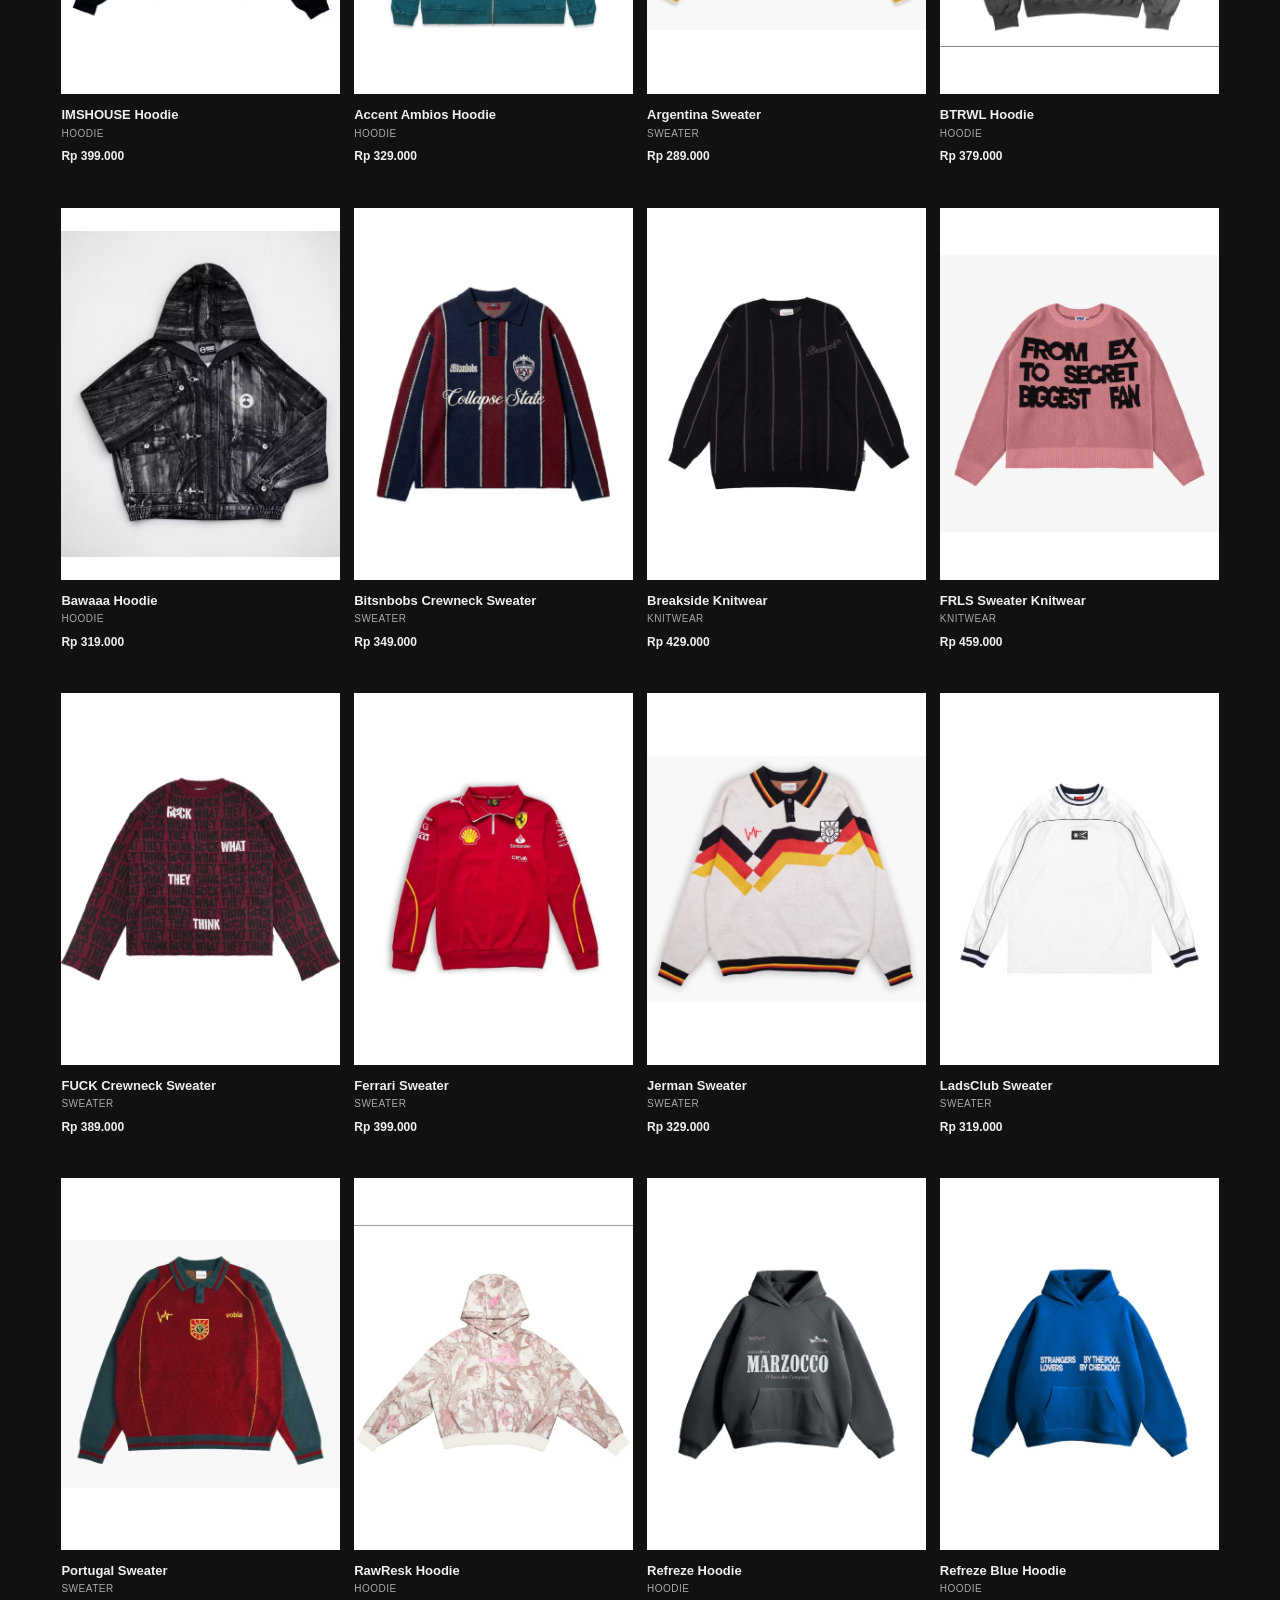
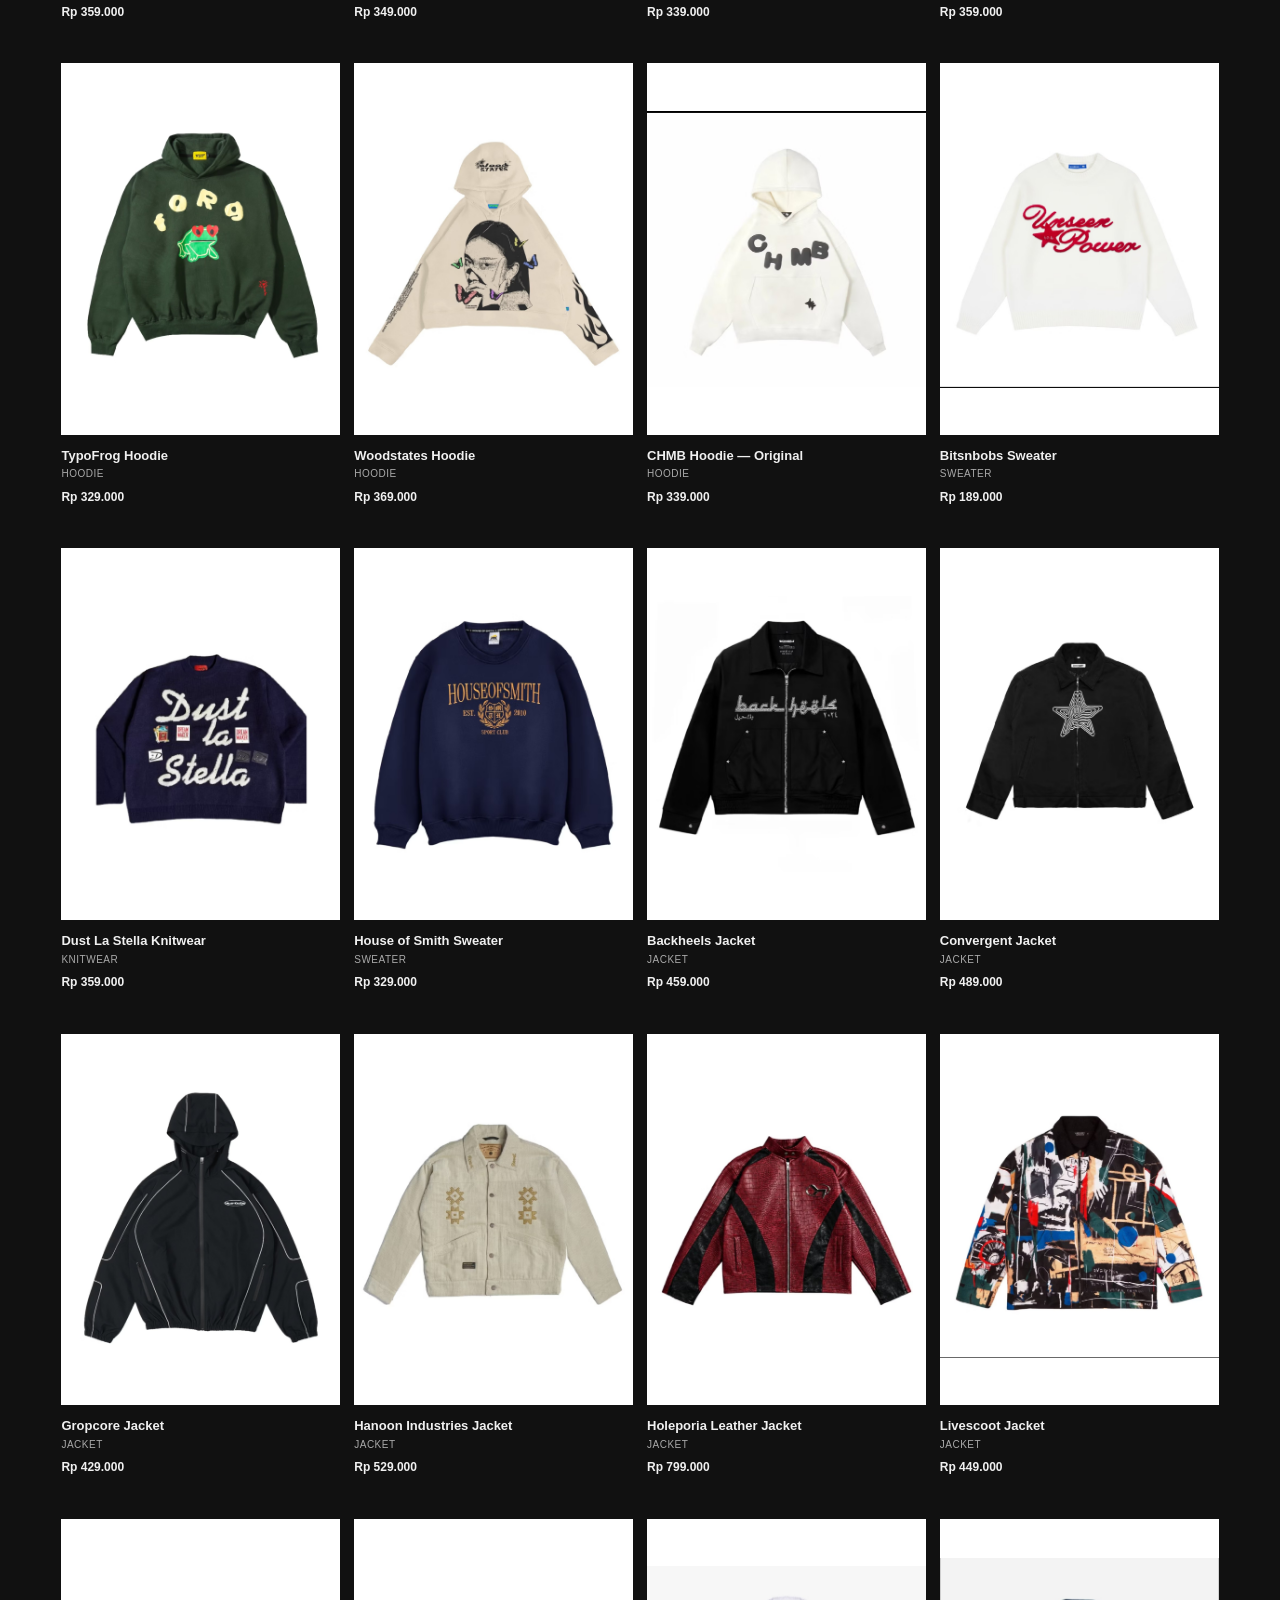
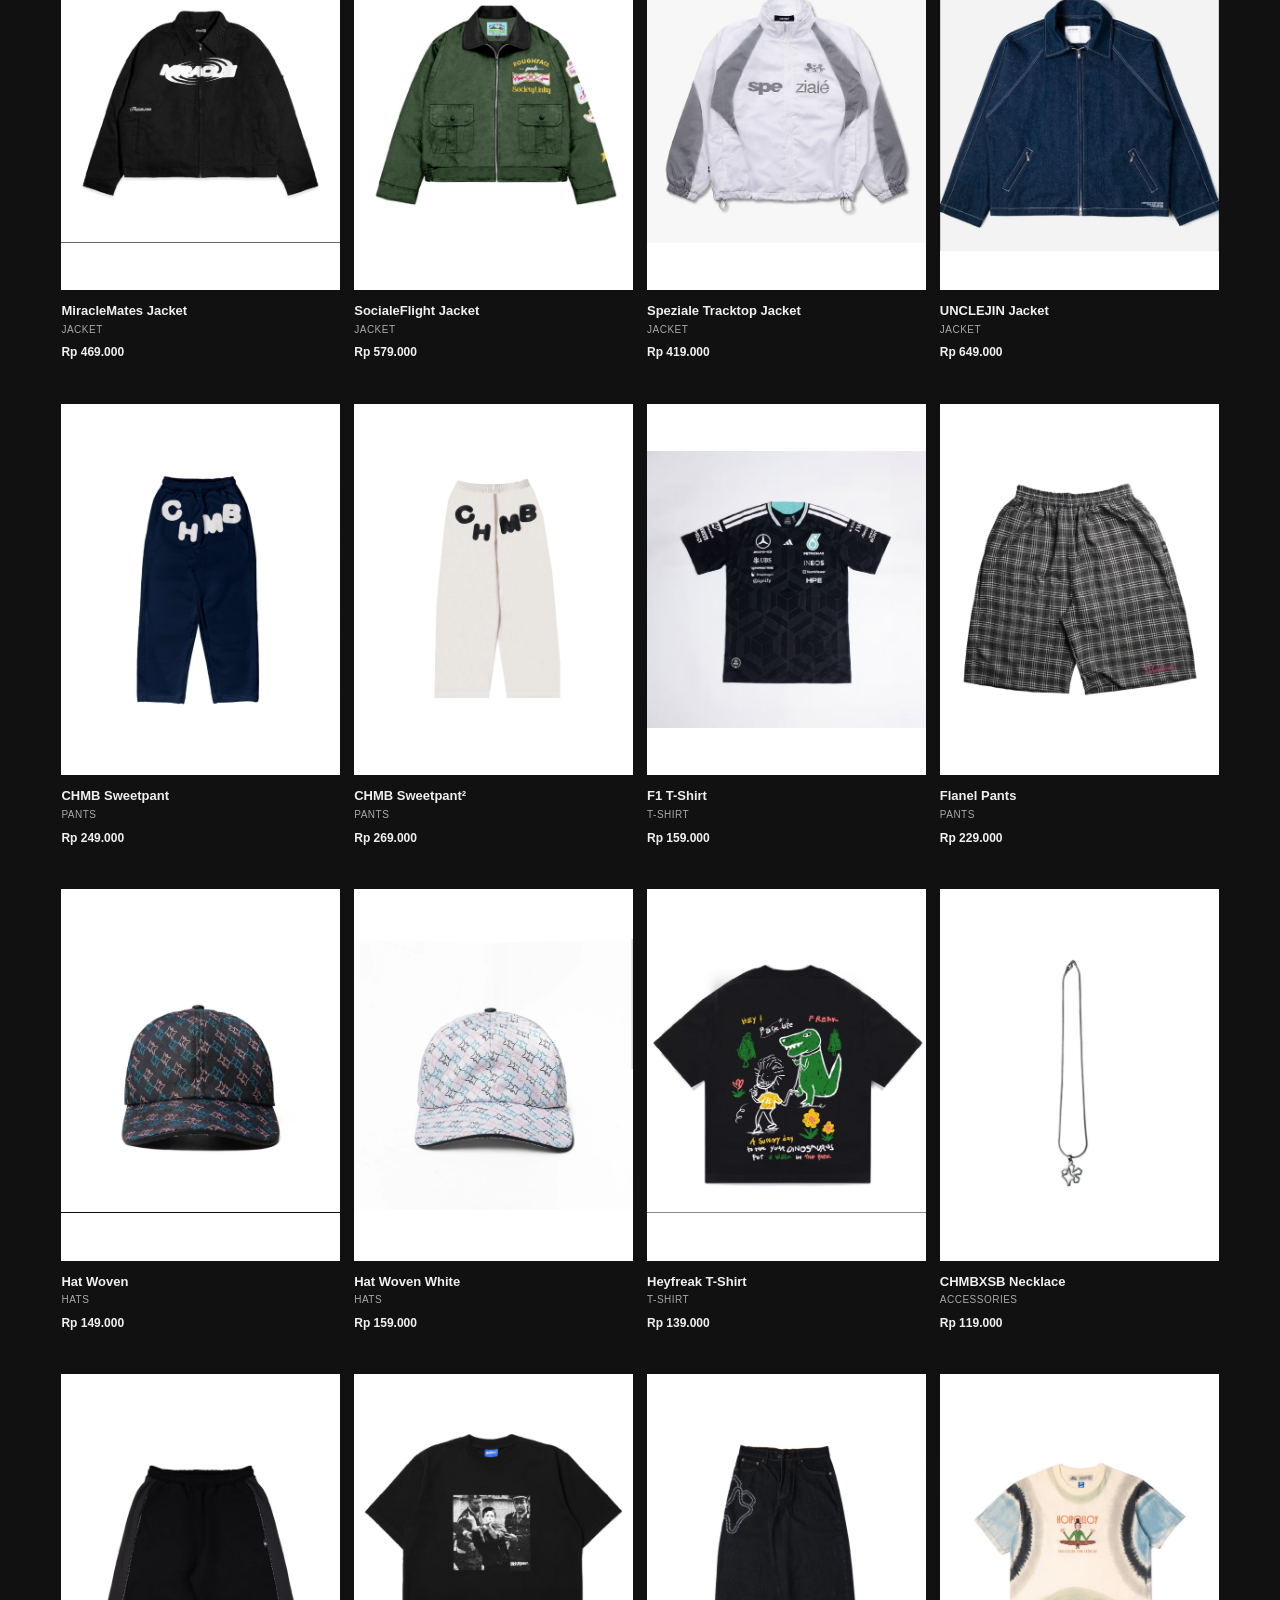
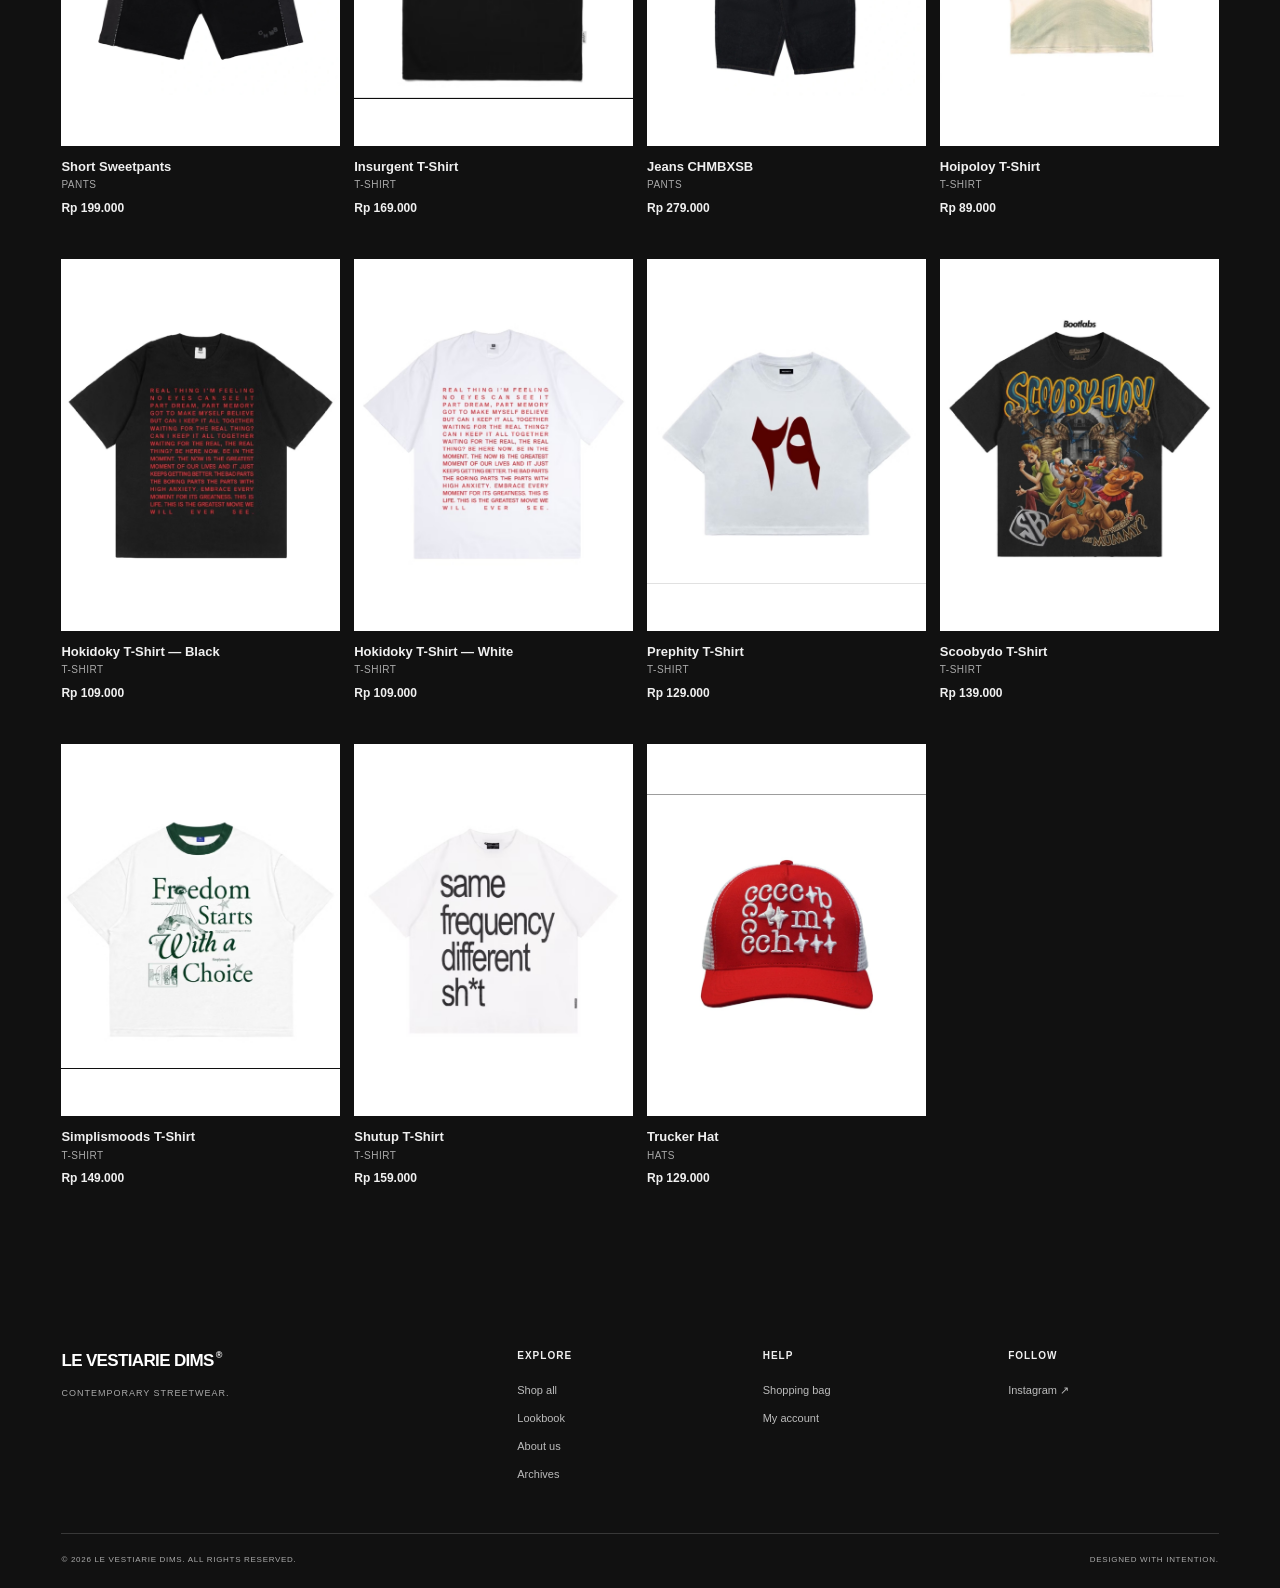
<file: products.html>
<!DOCTYPE html><html lang="id"><head><meta charset="UTF-8"><meta name="viewport" content="width=device-width,initial-scale=1"><meta name="description" content="Katalog streetwear LE VESTIARIE DIMS."><title>Shops — LE VESTIARIE DIMS</title><link rel="stylesheet" href="style.css"><script defer src="products-data.js"></script><script defer src="script.js"></script></head><body class="catalog-page"><header class="site-header">
  <nav class="nav-left" aria-label="Menu utama"><a href="#menu" class="more-link" aria-label="Buka menu" aria-expanded="false">•••</a></nav>
  <a class="brand-logo" href="index.html" aria-label="LE VESTIARIE DIMS — beranda">LE VESTIARIE DIMS</a>
  <div class="nav-right">
    <span class="currency" aria-label="Mata uang">IDR</span>
    <a class="icon-link bag-icon" href="cart.html" aria-label="Buka keranjang"><svg viewBox="0 0 24 24" aria-hidden="true"><path d="M5 8h14l1 13H4L5 8Z"/><path d="M9 9V6a3 3 0 0 1 6 0v3"/></svg></a>
    <a class="icon-link user-icon" href="account.html" aria-label="Akun saya"><svg viewBox="0 0 24 24" aria-hidden="true"><circle cx="12" cy="7" r="4"/><path d="M4 21a8 8 0 0 1 16 0"/></svg></a>
  </div>
</header><main class="catalog-main"><div class="catalog-heading"><p class="eyebrow">THE FULL COLLECTION</p><h1>ALL PRODUCTS</h1><p class="catalog-subtitle">Explore the collection. Find your fit.</p></div><form class="filter-bar" aria-label="Filter produk"><label class="filter-control search-control"><span class="sr-only">Cari produk</span><input id="product-search" type="search" placeholder="Cari produk..." autocomplete="off"></label><label class="filter-control"><span class="sr-only">Kategori</span><select name="category"><option>category : all</option><option>hoodies</option><option>jackets</option><option>sweaters</option><option>t-shirts</option><option>knitwear</option><option>pants</option><option>hats</option><option>accessories</option><option>ANOMALI</option></select></label><label class="filter-control"><span class="sr-only">Ukuran</span><select name="size"><option>size : all</option><option>S</option><option>M</option><option>L</option><option>XL</option></select></label><label class="filter-control"><span class="sr-only">Harga</span><select name="price"><option>price : all</option><option>Under Rp 200.000</option><option>Rp 200.000–400.000</option><option>Above Rp 400.000</option></select></label><label class="filter-control"><span class="sr-only">Ketersediaan</span><select name="availability"><option>availability : all</option><option>in stock</option><option>sold out</option></select></label><label class="filter-control sort-control"><span class="sr-only">Urutkan</span><select name="sort"><option>sort : Featured</option><option>Price: low to high</option><option>Price: high to low</option><option>Newest</option></select></label></form><p class="filter-note" id="product-count" aria-live="polite">Memuat koleksi...</p><section class="product-grid catalog-grid" id="product-grid" aria-label="Daftar produk"></section></main><footer class="site-footer"><div class="footer-top"><div class="footer-brand-block"><a class="brand-logo footer-logo" href="index.html">LE VESTIARIE DIMS<span>®</span></a><p>CONTEMPORARY STREETWEAR.</p></div><div class="footer-column"><h2>EXPLORE</h2><a href="products.html">Shop all</a><a href="lookbook.html">Lookbook</a><a href="about.html">About us</a><a href="archives.html">Archives</a></div><div class="footer-column"><h2>HELP</h2><a href="cart.html">Shopping bag</a><a href="account.html">My account</a></div><div class="footer-column"><h2>FOLLOW</h2><a href="https://www.instagram.com/dimmdhnes_/" target="_blank" rel="noopener">Instagram ↗</a></div></div><div class="footer-bottom"><span>© 2026 LE VESTIARIE DIMS. ALL RIGHTS RESERVED.</span><span>DESIGNED WITH INTENTION.</span></div></footer></body></html>
</file>
<file: style.css>
/* MAISON DIMS® — HTML + CSS only
   Ganti nama brand, warna, teks, harga, dan placeholder sesuai kebutuhan. */
:root {
  --black: #050505;
  --white: #ffffff;
  --page: #ffffff;
  --soft: #f2f2f0;
  --text: #1c1c1c;
  --muted: #777777;
  --line: #dedede;
  --gutter: clamp(18px, 4.8vw, 76px);
}

* { box-sizing: border-box; margin: 0; padding: 0; }
html { scroll-behavior: smooth; scroll-padding-top: 100px; }
body { background: var(--page); color: var(--text); font-family: Arial, Helvetica, sans-serif; line-height: 1.45; }
a { color: inherit; text-decoration: none; }
img { display: block; width: 100%; height: 100%; object-fit: cover; }
button, select { font: inherit; }
::selection { color: var(--white); background: var(--black); }
.sr-only { position: absolute; width: 1px; height: 1px; padding: 0; margin: -1px; overflow: hidden; clip: rect(0,0,0,0); white-space: nowrap; border: 0; }

/* Shared header: black bar inspired by the reference's layout */
.site-header {
  position: relative; z-index: 2; min-height: 88px; padding: 0 var(--gutter);
  display: grid; grid-template-columns: minmax(0, 1fr) auto minmax(0, 1fr); align-items: center; gap: 24px;
  background: var(--black); color: var(--white);
}
.nav-left, .nav-right { display: flex; align-items: center; gap: clamp(15px, 2.5vw, 38px); }
.nav-left a { font-size: 12px; font-weight: 600; white-space: nowrap; }
.nav-left a:hover, .nav-right a:hover { opacity: .65; }
.more-link { font-size: 17px !important; letter-spacing: 2px; }
.brand-logo { justify-self: center; color: var(--white); font-size: clamp(15px, 1.5vw, 21px); font-weight: 900; letter-spacing: -1px; white-space: nowrap; }
.brand-logo span { margin-left: 2px; font-size: 9px; vertical-align: top; }
.nav-right { justify-content: flex-end; gap: clamp(13px, 1.9vw, 28px); }
.currency { display: inline-flex; align-items: center; gap: 7px; font-size: 12px; white-space: nowrap; }
.flag-id { display: inline-block; width: 21px; height: 14px; background: linear-gradient(to bottom, #ed1c24 0 50%, #fff 50% 100%); border: 1px solid #ddd; }
.icon-link { width: 25px; height: 28px; display: inline-flex; align-items: center; justify-content: center; }
.icon-link svg { width: 24px; height: 24px; fill: none; stroke: currentColor; stroke-width: 1.5; stroke-linecap: round; stroke-linejoin: round; }

/* Generic placeholder is retained for product photos not added yet. */
.image-placeholder { display: flex; align-items: center; justify-content: center; flex-direction: column; gap: 8px; overflow: hidden; background: #e7e6e2; color: #77756f; text-align: center; font-size: 11px; font-weight: 700; letter-spacing: 1.5px; }
.placeholder-note { font-size: 9px; font-weight: 400; letter-spacing: .4px; }

/* Homepage hero: wide campaign photograph links to the product catalogue. */
.hero-banner { position: relative; display: block; width: 100%; overflow: hidden; background: #242522; }
.home-hero-image { display: block; width: 100%; height: min(52vw, 780px); min-height: 440px; object-fit: cover; object-position: center 48%; transition: filter .25s ease; }
.hero-banner:hover .home-hero-image { filter: brightness(.88); }
.hero-brand-stamp { position: absolute; left: var(--gutter); bottom: 26px; padding: 8px 13px; background: rgba(255,255,255,.95); color: #111; border-radius: 20px; font-size: 12px; font-weight: 900; letter-spacing: -1px; }
.hero-cta { position: absolute; right: var(--gutter); bottom: 28px; color: #fff; font-size: 10px; font-weight: 700; letter-spacing: 1.1px; text-shadow: 0 1px 6px #222; }
.home-intro { min-height: 310px; padding: 90px var(--gutter); display: flex; flex-direction: column; align-items: center; justify-content: center; text-align: center; }
.eyebrow { margin-bottom: 14px; font-size: 10px; font-weight: 700; letter-spacing: 1.8px; }
.home-intro h1 { margin-bottom: 13px; font-size: clamp(32px, 5.5vw, 66px); line-height: .98; letter-spacing: -2px; }
.home-intro > p:not(.eyebrow) { color: var(--muted); font-size: 13px; }
.underlined-link { margin-top: 26px; padding-bottom: 5px; border-bottom: 1px solid var(--text); font-size: 10px; font-weight: 700; letter-spacing: .7px; }
.home-lookbook { padding: 35px var(--gutter) 100px; display: grid; grid-template-columns: 1.1fr .9fr; align-items: center; gap: 8%; }
.lookbook-photo { width: 100%; aspect-ratio: 4 / 5; overflow: hidden; background: #d9d8d2; }
.lookbook-photo img { display: block; width: 100%; height: 100%; object-fit: cover; object-position: center; }
.lookbook-copy { max-width: 430px; }
.lookbook-copy h2 { margin-bottom: 24px; font-size: clamp(40px, 5vw, 68px); font-weight: 900; line-height: .94; letter-spacing: -2.8px; }
.lookbook-copy > p:not(.eyebrow) { max-width: 310px; margin-bottom: 26px; color: var(--muted); font-size: 13px; line-height: 1.8; }
.button { min-height: 47px; display: inline-flex; justify-content: center; align-items: center; padding: 0 22px; border: 1px solid var(--black); font-size: 10px; font-weight: 700; letter-spacing: .8px; transition: background .2s ease, color .2s ease; }
.button-dark { background: var(--black); color: var(--white); }
.button-dark:hover { background: transparent; color: var(--black); }

/* Catalogue */
.catalog-main { padding: 0 var(--gutter) 100px; }
.catalog-heading { padding-top: 40px; text-align: center; }
.catalog-heading .eyebrow { margin-bottom: 5px; color: var(--muted); font-size: 9px; }
.catalog-heading h1 { font-size: 21px; font-weight: 800; letter-spacing: -.5px; }
.catalog-subtitle { margin-top: 8px; color: var(--muted); font-size: 12px; }
.filter-bar { margin: 30px auto 0; display: flex; justify-content: center; align-items: center; flex-wrap: wrap; gap: 10px; }
.filter-control select { min-height: 42px; max-width: 100%; padding: 0 12px; border: 1px solid #dedede; border-radius: 4px; background: #fff; color: #222; font-size: 12px; font-weight: 600; cursor: pointer; }
.filter-note { margin: 12px 0 0; color: #888; text-align: center; font-size: 10px; }
.product-grid { display: grid; grid-template-columns: repeat(4, minmax(0, 1fr)); gap: 42px 14px; }
.catalog-grid { margin-top: 64px; }
.product-card { min-width: 0; }
.product-image { position: relative; display: flex; width: 100%; aspect-ratio: 3 / 4; transition: filter .2s ease; }
a.product-image:hover { filter: brightness(.94); }
.product-label { position: absolute; top: 12px; left: 12px; padding: 5px 8px; background: #fff; color: #111; font-size: 9px; font-weight: 700; letter-spacing: .5px; }
.product-info { padding: 12px 0 0; display: flex; flex-direction: column; gap: 7px; }
.product-info h2 { margin-bottom: 3px; font-size: 13px; font-weight: 700; line-height: 1.35; }
.product-info p { color: var(--muted); font-size: 10px; letter-spacing: .5px; }
.price { font-size: 12px; font-weight: 600; }

/* Product details template */
.detail-main { padding: 24px var(--gutter) 100px; }
.breadcrumb { display: flex; flex-wrap: wrap; gap: 10px; margin-bottom: 28px; color: #777; font-size: 10px; }
.breadcrumb a { color: #333; }
.detail-layout { display: grid; grid-template-columns: minmax(0, 1.2fr) minmax(280px, .8fr); gap: clamp(28px, 5vw, 75px); align-items: start; }
.detail-main-image { width: 100%; aspect-ratio: 4 / 5; }
.detail-thumbnails { margin-top: 12px; display: grid; grid-template-columns: repeat(3, 1fr); gap: 12px; }
.detail-thumbnails > div { aspect-ratio: 1 / 1; }
.detail-info { padding-top: 14px; }
.detail-info h1 { margin-bottom: 12px; font-size: clamp(26px, 3vw, 38px); line-height: 1.1; letter-spacing: -1px; }
.detail-price { font-size: 15px; }
.detail-divider { height: 1px; margin: 22px 0; background: var(--line); }
.detail-description { margin-bottom: 23px; color: #666; font-size: 13px; line-height: 1.8; }
.field-label { margin-bottom: 12px; font-size: 10px; font-weight: 700; letter-spacing: .7px; }
.color-options { display: flex; gap: 10px; margin-bottom: 25px; }
.color-swatch { width: 25px; height: 25px; display: block; border-radius: 50%; border: 1px solid #ccc; outline: 1px solid transparent; outline-offset: 3px; }
.active-swatch { outline-color: #222; }
.color-swatch[aria-label="Black"] { background: #171717; }
.white-swatch { background: #fff; }
.grey-swatch { background: #888; }
.size-label { margin-bottom: 12px; }
.size-options { display: grid; grid-template-columns: repeat(4, 1fr); gap: 8px; }
.size-options span { min-height: 42px; display: grid; place-items: center; border: 1px solid #ccc; font-size: 12px; }
.size-options span:first-child { border-color: #111; }
.detail-notice { margin: 12px 0 19px; color: #888; font-size: 10px; line-height: 1.6; }
.detail-button { width: 100%; }
.detail-extra h2 { margin-bottom: 12px; font-size: 11px; letter-spacing: .8px; }
.detail-extra p { margin-top: 7px; color: #666; font-size: 12px; }

/* Footer shared across pages */
.site-footer { padding: 62px var(--gutter) 23px; background: var(--black); color: var(--white); }
.footer-top { display: grid; grid-template-columns: 2fr repeat(3, 1fr); gap: 35px; padding-bottom: 50px; }
.footer-logo { display: inline-block; margin-bottom: 13px; }
.footer-brand-block > p { color: #aaa; font-size: 9px; letter-spacing: 1px; }
.footer-column { display: flex; flex-direction: column; align-items: flex-start; gap: 12px; }
.footer-column h2 { margin-bottom: 7px; font-size: 10px; letter-spacing: 1px; }
.footer-column a { color: #bcbcbc; font-size: 11px; }
.footer-column a:hover { color: #fff; }
.footer-bottom { display: flex; justify-content: space-between; gap: 20px; padding-top: 20px; border-top: 1px solid #383838; color: #aaa; font-size: 8px; letter-spacing: .7px; }

@media (min-width: 1500px) {
  .home-hero-image { height: min(50vw, 850px); }
}
@media (max-width: 1000px) {
  .site-header { min-height: 84px; grid-template-columns: minmax(0, 1fr) auto; gap: 14px; padding-top: 15px; padding-bottom: 14px; }
  .nav-left { grid-column: 1 / -1; grid-row: 2; gap: 22px; }
  .brand-logo { grid-column: 1; grid-row: 1; justify-self: start; }
  .nav-right { grid-column: 2; grid-row: 1; }
  .nav-left a { font-size: 11px; }
  .product-grid { grid-template-columns: repeat(3, minmax(0, 1fr)); }
  .detail-layout { grid-template-columns: minmax(0, 1fr) minmax(260px, .85fr); }
  .footer-top { grid-template-columns: repeat(2, minmax(0, 1fr)); }
}
@media (max-width: 650px) {
  :root { --gutter: 18px; }
  .site-header { gap: 17px 10px; }
  .nav-left { gap: 15px; overflow-x: auto; padding-bottom: 2px; }
  .nav-left a { font-size: 9px; }
  .nav-left .more-link { font-size: 14px !important; }
  .brand-logo { font-size: 17px; }
  .currency { font-size: 10px; gap: 5px; }
  .flag-id { width: 17px; height: 12px; }
  .nav-right { gap: 11px; }
  .icon-link, .icon-link svg { width: 21px; height: 23px; }
  .home-hero-image { height: 72vh; min-height: 380px; max-height: 620px; object-position: center center; }
  .hero-brand-stamp { bottom: 18px; font-size: 10px; }
  .hero-cta { right: 18px; bottom: 20px; max-width: 145px; text-align: right; font-size: 8px; }
  .home-intro { min-height: 270px; padding-top: 65px; padding-bottom: 65px; }
  .home-intro h1 { font-size: clamp(34px, 9vw, 52px); }
  .home-intro > p:not(.eyebrow) { max-width: 280px; font-size: 12px; }
  .home-lookbook { grid-template-columns: 1fr; gap: 28px; padding-top: 15px; padding-bottom: 65px; }
  .lookbook-photo { aspect-ratio: 4 / 5; }
  .lookbook-copy h2 { font-size: 48px; }
  .catalog-main { padding-bottom: 65px; }
  .catalog-heading { padding-top: 32px; }
  .catalog-heading h1 { font-size: 19px; }
  .filter-bar { justify-content: flex-start; gap: 7px; }
  .filter-control select { min-height: 38px; padding: 0 8px; font-size: 10px; }
  .sort-control { width: 100%; }
  .sort-control select { width: 100%; }
  .catalog-grid { margin-top: 35px; }
  .product-grid { grid-template-columns: repeat(2, minmax(0, 1fr)); gap: 30px 10px; }
  .product-label { top: 8px; left: 8px; padding: 4px 6px; font-size: 8px; }
  .product-info { padding-top: 9px; gap: 5px; }
  .product-info h2 { font-size: 11px; }
  .product-info p { font-size: 8px; }
  .price { font-size: 11px; }
  .detail-main { padding-top: 20px; padding-bottom: 65px; }
  .detail-layout { grid-template-columns: 1fr; gap: 25px; }
  .detail-info { padding-top: 0; }
  .detail-info h1 { font-size: 28px; }
  .detail-main-image { aspect-ratio: 4 / 4.5; }
  .footer-top { grid-template-columns: repeat(2, minmax(0, 1fr)); gap: 32px 18px; padding-bottom: 35px; }
  .footer-bottom { flex-direction: column; gap: 9px; line-height: 1.5; }

   
.product-image img {
  display: block;
  width: 100%;
  height: 100%;
  object-fit: cover;
}

.product-image:has(img) {
  overflow: hidden;
}

   
.detail-main-image {
  width: 100%;
  aspect-ratio: 4 / 5;
  overflow: hidden;
  background: #e9e8e5;
}

.detail-main-image img {
  width: 100%;
  height: 100%;
  display: block;
  object-fit: cover;
}


.detail-thumbnails {
  display: grid;
  grid-template-columns: repeat(3, minmax(0, 1fr));
  gap: 10px;
  margin-top: 12px;
}
   
.thumbnail {
  padding: 0;
  border: 1px solid #ddd;
  background: #e9e8e5;
  cursor: pointer;
  aspect-ratio: 1 / 1;
  overflow: hidden;
}

.thumbnail img {
  width: 100%;
  height: 100%;
  display: block;
  object-fit: cover;
}

.thumbnail.active {
  border: 2px solid #111;
}


/* Layout detail produk */
.detail-layout {
  display: grid;
  grid-template-columns: minmax(0, 1.1fr) minmax(0, 0.9fr);
  align-items: start;
  gap: 32px;
  width: 100%;
}

.detail-gallery,
.detail-info {
  min-width: 0;
}

.detail-main-image img {
  width: 100%;
  height: 100%;
  display: block;
  object-fit: contain;
}

@media (max-width: 650px) {
  .detail-layout {
    grid-template-columns: minmax(0, 1fr);
    gap: 28px;
  }
}
   
   
   
}


/* Product gallery and layout fixes */
.product-image img {
  width: 100%;
  height: 100%;
  object-fit: contain;
  background: #fff;
}

.detail-layout {
  display: grid;
  grid-template-columns: minmax(0, 1.15fr) minmax(280px, 0.85fr);
  align-items: start;
  gap: clamp(24px, 4vw, 64px);
}

.detail-gallery,
.detail-info {
  min-width: 0;
}

.detail-main-image {
  width: 100%;
  aspect-ratio: 4 / 5;
  overflow: hidden;
  background: #fff;
}

.detail-main-image img {
  width: 100%;
  height: 100%;
  object-fit: contain;
}

.detail-thumbnails {
  display: grid;
  grid-template-columns: repeat(3, minmax(0, 1fr));
  gap: 10px;
  margin-top: 12px;
}

.thumbnail {
  display: block;
  width: 100%;
  min-width: 0;
  aspect-ratio: 1 / 1;
  padding: 4px;
  overflow: hidden;
  border: 1px solid #ddd;
  background: #f4f4f2;
  cursor: pointer;
}

.thumbnail img {
  width: 100%;
  height: 100%;
  object-fit: contain;
}

.thumbnail.active {
  border: 2px solid #111;
}

.detail-info {
  padding-top: 14px;
}

@media (max-width: 650px) {
  .detail-layout {
    grid-template-columns: minmax(0, 1fr);
    gap: 28px;
  }

  .detail-main-image {
    aspect-ratio: 4 / 5;
  }

  .detail-info {
    padding-top: 0;
  }
}


/* ===== MAISON DIMS storefront upgrade ===== */
:root{--ink:#111;--paper:#fff;--muted:#777;--line:#dedede;--soft:#f5f5f3}
html{scroll-behavior:smooth}body{color:var(--ink)}body.menu-open{overflow:hidden}.site-header{z-index:30;position:sticky;top:0;background:rgba(255,255,255,.97);backdrop-filter:blur(12px)}
.hero-banner{display:block;position:relative;min-height:88vh;overflow:hidden;background:#eaeaea}.home-hero-image{display:block;width:100%;height:clamp(650px,100vh,1200px);object-fit:cover;object-position:center}.hero-brand-stamp{position:absolute;left:5%;bottom:13%;font-size:clamp(30px,7vw,100px);font-weight:800;letter-spacing:-.06em;color:#fff;text-shadow:0 2px 22px #0005}.hero-cta{position:absolute;left:5%;bottom:7%;padding:14px 20px;background:#fff;color:#111;font-size:11px;font-weight:700;letter-spacing:.12em}.nav-left .more-link{font-size:18px;letter-spacing:3px}.product-image-wrap{position:relative}.like-button,.quick-select{border:1px solid #ddd;background:#fff;width:38px;height:38px;display:grid;place-items:center;cursor:pointer;font-size:22px;line-height:1;z-index:2}.product-image-wrap>.like-button{position:absolute;top:12px;right:12px;border-radius:50%;opacity:0;transition:opacity .2s}.product-card:hover .product-image-wrap>.like-button,.product-image-wrap>.like-button:focus-visible{opacity:1}.like-button.liked{color:#b4142c}.quick-select{position:absolute;top:12px;left:12px;border-radius:50%;font-size:15px;opacity:0;transform:scale(.9);transition:.2s}.product-card:hover .quick-select,.quick-select:focus-visible,.quick-select.selected{opacity:1;transform:scale(1)}.quick-select.selected{background:#111;color:#fff;border-color:#111}.detail-like{flex-shrink:0;border-radius:50%;opacity:1!important}.product-title-line{display:flex;align-items:center;justify-content:space-between;gap:16px}.rating-line{display:flex;align-items:center;gap:12px;font-size:12px;margin:10px 0}.stars{color:#111;letter-spacing:2px}.rating-line a{text-decoration:underline;color:#666}.stock-count{font-size:12px;color:#38704b;margin:12px 0}.quantity-control{display:flex;align-items:center;width:max-content;border:1px solid #ccc;margin:8px 0 22px}.quantity-control button{width:40px;height:42px;background:white;border:0;font-size:20px;cursor:pointer}.quantity-control input{width:48px;height:42px;border:0;text-align:center;appearance:textfield}.quantity-control input::-webkit-inner-spin-button{appearance:none}.size-select{width:100%;height:48px;border:1px solid #ccc;background:#fff;padding:0 12px;margin:8px 0 4px}.size-note,.detail-notice{font-size:11px;line-height:1.7;color:#777}.full-button{width:100%;display:flex;justify-content:center;align-items:center;margin:10px 0;min-height:48px;cursor:pointer}.button-outline{background:#fff;color:#111;border:1px solid #111}.detail-accordion{border-top:1px solid #ddd;padding:18px 0}.detail-accordion:last-child{border-bottom:1px solid #ddd}.detail-accordion summary{font-size:12px;letter-spacing:.1em;font-weight:700;cursor:pointer}.detail-accordion p{font-size:13px;line-height:1.8;color:#555;margin-top:14px}.reviews-section,.related-section{margin:90px auto 0;padding-top:40px;border-top:1px solid #ddd}.section-heading h2{font-size:clamp(24px,3vw,38px);margin:10px 0}.muted{color:#777;font-size:13px;line-height:1.7}.reviews-layout{display:grid;grid-template-columns:1.2fr .8fr;gap:48px;margin-top:30px}.review-list{display:grid;gap:14px;align-content:start}.review-card{padding:20px 0;border-bottom:1px solid #ddd}.review-top{display:flex;justify-content:space-between;gap:16px}.review-card p{line-height:1.7;font-size:14px}.review-card small{color:#888}.review-form{display:grid;gap:10px;align-content:start}.review-form h3{font-size:15px;letter-spacing:.08em}.review-form label,.drawer-currency label{font-size:11px;letter-spacing:.08em;font-weight:700;margin-top:5px}.review-form input,.review-form select,.review-form textarea{width:100%;border:1px solid #ccc;padding:12px;background:#fff;border-radius:0;font:inherit}.review-form small{font-size:11px;color:#777;line-height:1.6}.related-grid{grid-template-columns:repeat(4,minmax(0,1fr));margin-top:24px}.related-grid .product-info{display:block}.related-grid h3{font-size:13px;margin:10px 0}.detail-main{max-width:1440px}.detail-gallery{min-width:0}.detail-main-image{background:#f7f7f5}.detail-main-image img{object-fit:contain!important}.detail-thumbnails{grid-template-columns:repeat(3,minmax(0,1fr))!important}.thumbnail{position:relative}.thumbnail-check{display:none;position:absolute;right:6px;top:6px;border-radius:50%;background:#111;color:#fff;font-size:12px;width:22px;height:22px;place-items:center}.thumbnail.active .thumbnail-check{display:grid}.drawer-overlay{position:fixed;inset:0;z-index:100;visibility:hidden;pointer-events:none}.drawer-overlay.open{visibility:visible;pointer-events:auto}.drawer-scrim{position:absolute;inset:0;width:100%;height:100%;border:0;background:#0007;opacity:0;transition:opacity .25s}.drawer-overlay.open .drawer-scrim{opacity:1}.site-drawer{position:absolute;left:0;top:0;height:100%;width:min(390px,88vw);background:#fff;padding:34px 28px;transform:translateX(-100%);transition:transform .28s ease;overflow:auto}.drawer-overlay.open .site-drawer{transform:translateX(0)}.drawer-close{position:absolute;right:20px;top:15px;background:none;border:0;font-size:32px;cursor:pointer}.site-drawer nav{display:grid;gap:0;margin:35px 0}.site-drawer nav a{padding:18px 0;border-bottom:1px solid #e5e5e5;font-size:13px;font-weight:700;letter-spacing:.08em}.drawer-currency{display:grid;gap:10px}.drawer-currency select{width:100%;padding:12px;border:1px solid #ddd;background:white}.drawer-currency small{font-size:11px;line-height:1.6;color:#777}.site-toast{position:fixed;z-index:120;bottom:24px;left:50%;transform:translate(-50%,20px);opacity:0;pointer-events:none;background:#111;color:#fff;padding:14px 20px;font-size:12px;max-width:90vw;transition:.2s}.site-toast.show{opacity:1;transform:translate(-50%,0)}.editorial-main{max-width:1400px;margin:0 auto;padding:60px 5% 100px}.editorial-hero{max-width:850px;padding:80px 0 90px}.editorial-hero.compact{padding:55px 0}.editorial-hero h1{font-size:clamp(38px,8vw,96px);line-height:.95;letter-spacing:-.06em;margin:18px 0}.editorial-hero>p:not(.eyebrow){max-width:650px;color:#666;line-height:1.8}.about-image{display:grid;grid-template-columns:1.2fr .8fr;gap:7%;align-items:center}.about-image img{width:100%;max-height:760px;object-fit:cover}.about-image h2{font-size:clamp(30px,5vw,64px);line-height:1.05;letter-spacing:-.04em}.about-image p{line-height:1.8;color:#666}.lookbook-page-grid{display:grid;grid-template-columns:1fr 1fr;gap:22px;margin-bottom:50px}.lookbook-page-grid figure{margin:0}.lookbook-page-grid img{width:100%;height:clamp(300px,65vw,760px);object-fit:cover}.lookbook-page-grid figcaption{font-size:10px;letter-spacing:.12em;padding:12px 0}.cart-layout{display:grid;grid-template-columns:minmax(0,1.4fr) minmax(270px,.6fr);gap:50px}.cart-items{min-width:0}.cart-row{display:grid;grid-template-columns:110px minmax(0,1fr) auto;gap:20px;padding:20px 0;border-bottom:1px solid #ddd;align-items:start}.cart-row>img{width:110px;aspect-ratio:4/5;object-fit:contain;background:#f5f5f5}.cart-row-info p{font-size:12px;color:#777}.cart-row-info>span{font-size:13px}.cart-qty{display:flex;align-items:center;gap:12px;margin-top:12px}.cart-qty button{border:1px solid #ddd;background:#fff;min-width:30px;height:30px;cursor:pointer}.cart-qty .remove-item{border:0;text-decoration:underline;font-size:11px}.cart-summary{padding:24px;background:#f7f7f5;height:max-content;position:sticky;top:100px}.summary-line{display:flex;justify-content:space-between;padding:20px 0;border-bottom:1px solid #ddd}.empty-state{padding:50px 20px;text-align:center;grid-column:1/-1}.empty-state h2,.empty-state h1{font-size:28px}.empty-state p{color:#777;line-height:1.7}.account-panel{max-width:560px}.account-panel .review-form{padding:28px;border:1px solid #ddd}.coming-note{font-size:11px;color:#777;line-height:1.6}.coming-soon .product-image{cursor:default}.sr-only{position:absolute;width:1px;height:1px;padding:0;margin:-1px;overflow:hidden;clip:rect(0,0,0,0);white-space:nowrap;border:0}
@media(max-width:760px){.site-header{padding-left:16px;padding-right:16px}.nav-left>a:not(.more-link){display:none}.nav-left .more-link{display:block}.brand-logo{font-size:14px}.hero-banner{min-height:78vh}.home-hero-image{height:82vh;min-height:560px;object-position:center}.hero-brand-stamp{bottom:15%;font-size:34px}.hero-cta{bottom:7%;font-size:10px;padding:12px 14px}.detail-layout{grid-template-columns:1fr!important;gap:30px!important}.detail-main-image{aspect-ratio:4/4.7}.detail-info{padding-top:5px}.detail-thumbnails{grid-template-columns:repeat(3,minmax(0,1fr))!important;max-width:100%}.reviews-layout{grid-template-columns:1fr;gap:28px}.related-grid{grid-template-columns:repeat(2,minmax(0,1fr))}.editorial-main{padding:35px 5% 70px}.editorial-hero{padding:50px 0 60px}.about-image{grid-template-columns:1fr;gap:25px}.lookbook-page-grid{grid-template-columns:1fr}.lookbook-page-grid img{height:auto;max-height:760px}.cart-layout{grid-template-columns:1fr;gap:25px}.cart-summary{position:static}.cart-row{grid-template-columns:78px minmax(0,1fr);gap:14px}.cart-row>img{width:78px}.cart-row>strong{grid-column:2}.catalog-grid{grid-template-columns:repeat(2,minmax(0,1fr))!important;gap:28px 12px!important}.product-info{gap:6px;flex-direction:column!important;align-items:flex-start!important}.product-info h2{font-size:13px!important}.product-info .price{font-size:12px}.filter-bar{grid-template-columns:repeat(2,minmax(0,1fr))!important}.filter-control{min-width:0}.filter-control select{width:100%;font-size:11px}.product-image-wrap>.like-button,.quick-select{opacity:1;width:32px;height:32px}.product-image-wrap>.like-button{top:7px;right:7px}.quick-select{top:7px;left:7px}.related-section,.reviews-section{margin-top:60px}.footer-top{grid-template-columns:repeat(2,minmax(0,1fr))!important}.footer-bottom{gap:8px;flex-direction:column!important}.detail-main{padding-left:5%;padding-right:5%}}


/* PATCH 2026-11: restore dark navigation and add persistent light/dark theme. */
.site-header{background:#050505!important;color:#fff!important;border-bottom:1px solid #222}
.site-header .brand-logo,.site-header .nav-left a,.site-header .nav-right,.site-header .currency{color:#fff!important}
.theme-toggle{width:34px;height:34px;display:inline-grid;place-items:center;border:1px solid #777;border-radius:50%;background:transparent;color:inherit;cursor:pointer;font-size:19px;line-height:1;flex-shrink:0}
:root[data-theme="dark"]{--page:#111;--soft:#1b1b1b;--text:#f0f0f0;--muted:#aaa;--line:#353535;color-scheme:dark}
:root[data-theme="light"]{color-scheme:light}
:root[data-theme="dark"] body{background:var(--page);color:var(--text)}
:root[data-theme="dark"] .site-footer,:root[data-theme="dark"] .home-intro,:root[data-theme="dark"] .lookbook-copy,:root[data-theme="dark"] .editorial-main,:root[data-theme="dark"] .catalog-main,:root[data-theme="dark"] .detail-main{background:var(--page);color:var(--text)}
:root[data-theme="dark"] .cart-summary,:root[data-theme="dark"] .checkout-summary,:root[data-theme="dark"] .account-panel .review-form{background:#1d1d1d;color:var(--text)}
:root[data-theme="dark"] .site-drawer{background:#151515;color:#f0f0f0}
:root[data-theme="dark"] .site-drawer nav a,:root[data-theme="dark"] .detail-accordion,:root[data-theme="dark"] .review-card,:root[data-theme="dark"] .cart-row{border-color:#383838}
:root[data-theme="dark"] .site-drawer select,:root[data-theme="dark"] .review-form input,:root[data-theme="dark"] .review-form select,:root[data-theme="dark"] .review-form textarea,:root[data-theme="dark"] .size-select,:root[data-theme="dark"] .checkout-form input,:root[data-theme="dark"] .checkout-form select,:root[data-theme="dark"] .checkout-form textarea,:root[data-theme="dark"] #voucher-code{background:#202020;color:#f4f4f4;border-color:#555}
:root[data-theme="dark"] .quantity-control,:root[data-theme="dark"] .quantity-control button,:root[data-theme="dark"] .quantity-control input{background:#202020;color:#f4f4f4;border-color:#555}
:root[data-theme="dark"] .payment-option,:root[data-theme="dark"] .checkout-item{border-color:#383838}
:root[data-theme="dark"] .stars{color:#f4f4f4}
.checkout-layout{display:grid;grid-template-columns:minmax(0,1.35fr) minmax(280px,.65fr);gap:48px;align-items:start}
.checkout-form{min-width:0}.checkout-section{margin-bottom:38px}.checkout-section h2{font-size:13px;letter-spacing:.12em;margin-bottom:20px;padding-bottom:14px;border-bottom:1px solid var(--line)}
.checkout-fields{display:grid;grid-template-columns:repeat(2,minmax(0,1fr));gap:16px}.checkout-fields label{display:grid;gap:8px;font-size:12px;font-weight:600}.checkout-fields .field-wide{grid-column:1/-1}
.checkout-form input,.checkout-form select,.checkout-form textarea{width:100%;min-width:0;padding:13px;border:1px solid #ccc;background:#fff;color:#222;border-radius:0;font:inherit;font-size:13px}.checkout-form textarea{resize:vertical}
.payment-options{display:grid;gap:10px}.payment-option{display:flex;align-items:flex-start;gap:12px;border:1px solid var(--line);padding:16px;cursor:pointer}.payment-option input{width:16px;height:16px;margin-top:3px;accent-color:#111}.payment-option span{display:grid;gap:4px}.payment-option strong{font-size:13px}.payment-option small{font-size:11px;color:var(--muted);line-height:1.5}
.checkout-summary{padding:24px;background:#f7f7f5;position:sticky;top:110px;min-width:0}.checkout-items{display:grid;gap:12px;margin:18px 0}.checkout-item{display:grid;grid-template-columns:66px minmax(0,1fr) auto;gap:12px;align-items:center;padding-bottom:12px;border-bottom:1px solid #ddd}.checkout-item img{width:66px;height:78px;object-fit:contain;background:#eee}.checkout-item strong{font-size:12px}.checkout-item p,.checkout-item small{display:block;font-size:11px;color:var(--muted);margin-top:4px}.voucher-row{padding:18px 0;border-top:1px solid var(--line)}.voucher-row>label{display:block;font-size:11px;font-weight:700;letter-spacing:.1em;margin-bottom:8px}.voucher-row>div{display:flex;gap:8px}.voucher-row input{min-width:0;width:100%;padding:11px;border:1px solid #ccc;background:#fff;color:#222}.voucher-row button{padding:0 14px;border:1px solid #111;background:#111;color:#fff;cursor:pointer}.voucher-status{font-size:11px;color:var(--muted);margin-top:8px;line-height:1.5}.voucher-status.success,.checkout-status.success{color:#287447}.summary-total{font-size:15px;font-weight:700;border-bottom:0}.checkout-status{margin-top:16px;font-size:13px;line-height:1.7}.checkout-form button:disabled{opacity:.45;cursor:not-allowed}
@media(max-width:760px){.checkout-layout{grid-template-columns:1fr;gap:28px}.checkout-summary{position:static;grid-row:1}.checkout-fields{gap:13px}.checkout-fields label{font-size:11px}.checkout-item{grid-template-columns:56px minmax(0,1fr) auto}.checkout-item img{width:56px;height:68px}.theme-toggle{width:30px;height:30px}.nav-right{gap:10px!important}}

/* HOMEPAGE CAMPAIGN UPDATE: compact image and clean typography */
.home-page .hero-banner {
  min-height: 0 !important;
  background: #242522;
}
.home-page .home-hero-image {
  width: 100%;
  height: clamp(340px, 43vw, 620px) !important;
  min-height: 0 !important;
  max-height: 620px;
  object-fit: cover;
  object-position: center 48%;
  transition: none;
}
.home-page .hero-banner:hover .home-hero-image {
  filter: none !important;
}
.home-page .hero-brand-stamp {
  left: var(--gutter);
  bottom: 24px !important;
  padding: 0 !important;
  background: transparent !important;
  border-radius: 0 !important;
  color: #fff !important;
  font-size: clamp(18px, 2.5vw, 30px) !important;
  font-weight: 800;
  letter-spacing: -0.7px;
  text-shadow: none !important;
}
.home-page .hero-cta {
  right: var(--gutter);
  bottom: 27px !important;
  padding: 0 0 4px !important;
  background: transparent !important;
  border-bottom: 1px solid #fff;
  color: #fff !important;
  font-size: 10px !important;
  font-weight: 600;
  letter-spacing: 1px;
  text-shadow: none !important;
}
@media (max-width: 760px) {
  .home-page .home-hero-image {
    height: 52vh !important;
    min-height: 300px !important;
    max-height: 430px;
    object-position: center center;
  }
  .home-page .hero-brand-stamp {
    left: 18px;
    bottom: 18px !important;
    font-size: 19px !important;
  }
  .home-page .hero-cta {
    right: 18px;
    bottom: 20px !important;
    max-width: 145px;
    font-size: 8px !important;
    letter-spacing: .6px;
    text-align: right;
  }
}


/* MAISON DIMS: campaign height and top-left menu adjustment */
.home-page .hero-banner {
  position: relative;
  min-height: 0 !important;
  overflow: hidden;
}
.home-page .home-hero-image {
  display: block;
  width: 100%;
  height: clamp(460px, 55vw, 760px) !important;
  min-height: 0 !important;
  max-height: none !important;
  object-fit: cover;
  object-position: center 48%;
}
.home-page .hero-brand-stamp {
  left: var(--gutter, 5%) !important;
  right: auto !important;
  bottom: 24px !important;
  max-width: 48%;
  white-space: nowrap;
  text-shadow: none !important;
}
.home-page .hero-cta {
  left: auto !important;
  right: var(--gutter, 5%) !important;
  bottom: 27px !important;
  max-width: 44%;
  text-align: right;
  text-shadow: none !important;
}

@media (max-width: 760px) {
  .home-page .home-hero-image {
    height: 68vh !important;
    min-height: 420px !important;
    max-height: 560px !important;
    object-position: center center;
  }
  .home-page .hero-brand-stamp {
    left: 16px !important;
    bottom: 18px !important;
    max-width: 46%;
    font-size: 17px !important;
    letter-spacing: -0.5px;
  }
  .home-page .hero-cta {
    right: 16px !important;
    bottom: 19px !important;
    max-width: 44%;
    font-size: 8px !important;
    letter-spacing: 0.4px;
  }
  .site-header {
    position: sticky;
    top: 0;
  }
  .site-header .nav-left .more-link {
    position: absolute;
    top: 50%;
    left: 16px;
    right: auto;
    transform: translateY(-50%);
    z-index: 35;
    display: block;
    margin: 0;
    padding: 8px 4px;
    font-size: 18px !important;
    letter-spacing: 2px;
    line-height: 1;
  }
  .site-header .brand-logo {
    margin-left: 30px;
  }
}


/* LE VESTIARIE DIMS — refined navigation, editorial homepage and checkout polish */
.site-header {
  min-height: 76px;
  grid-template-columns: minmax(40px, 1fr) auto minmax(40px, 1fr);
  gap: 16px;
  padding-top: 0;
  padding-bottom: 0;
  border-bottom: 1px solid #242424;
}
.nav-left { grid-column: 1; grid-row: 1; justify-self: start; gap: 0; }
.nav-left .more-link {
  display: inline-flex;
  align-items: center;
  justify-content: center;
  width: 38px;
  height: 38px;
  font-size: 20px !important;
  letter-spacing: 3px;
  line-height: 1;
}
.brand-logo {
  grid-column: 2;
  grid-row: 1;
  justify-self: center;
  font-size: clamp(12px, 1.45vw, 18px);
  letter-spacing: -.65px;
  text-align: center;
}
.nav-right { grid-column: 3; grid-row: 1; justify-self: end; gap: 14px; }
.footer-logo { font-size: 17px; }

/* Fixed dark art direction for the homepage. */
.home-page {
  --page: #090909;
  --soft: #151515;
  --text: #f5f5f2;
  --muted: #a2a2a0;
  --line: #292929;
  background: #090909;
  color: #f5f5f2;
  color-scheme: dark;
}
.home-page .site-header { position: relative; background: #090909 !important; border-color: #252525; }
.home-page .site-footer { background: #090909; color: #f5f5f2; }
.home-page .footer-bottom { border-color: #292929; }
.home-page .footer-column a { color: #a2a2a0; }
.home-page .footer-column a:hover { color: #fff; }

.home-marquee {
  overflow: hidden;
  width: 100%;
  border-bottom: 1px solid #292929;
  white-space: nowrap;
  padding: 11px 0 10px;
  color: #d6d6d2;
  font-size: 9px;
  font-weight: 700;
  letter-spacing: 1.6px;
}
.marquee-track { display: flex; width: max-content; animation: lvd-marquee 32s linear infinite; }
.marquee-track span { flex: 0 0 auto; padding-right: 32px; }
.marquee-reverse { animation-direction: reverse; animation-duration: 36s; }
.home-marquee-secondary { border-top: 1px solid #292929; border-bottom: 0; }
@keyframes lvd-marquee { from { transform: translateX(0); } to { transform: translateX(-50%); } }

.home-statement {
  padding: clamp(42px, 7vw, 94px) var(--gutter) clamp(34px, 5vw, 64px);
  text-align: center;
}
.home-kicker, .home-page .eyebrow {
  color: #a3a3a0;
  font-size: 9px;
  font-weight: 700;
  letter-spacing: 1.8px;
}
.home-statement h1 {
  margin-top: 20px;
  font-size: clamp(46px, 10vw, 142px);
  font-weight: 900;
  letter-spacing: -.085em;
  line-height: .79;
}
.home-statement h1 span { color: #777773; }
.home-page .hero-banner { position: relative; display: block; background: #161616; }
.home-page .home-hero-image {
  width: 100%;
  height: clamp(320px, 57vw, 760px);
  min-height: 0;
  max-height: 760px;
  object-fit: cover;
  object-position: center 45%;
  filter: brightness(.82);
  transition: filter .6s ease, transform 1s cubic-bezier(.2,.7,.2,1);
}
.home-page .hero-banner:hover .home-hero-image { filter: brightness(.96); transform: scale(1.012); }
.hero-overlay-label {
  position: absolute;
  left: var(--gutter);
  right: var(--gutter);
  bottom: 24px;
  display: flex;
  align-items: center;
  justify-content: space-between;
  color: #fff;
  font-size: 10px;
  font-weight: 700;
  letter-spacing: 1.3px;
  text-shadow: 0 1px 12px rgba(0,0,0,.45);
}
.hero-overlay-label span { font-size: 20px; }
.home-stats {
  display: grid;
  grid-template-columns: repeat(4, minmax(0, 1fr));
  border-bottom: 1px solid #292929;
  padding: 0 var(--gutter);
}
.stat-item {
  min-height: 118px;
  padding: 24px 18px 22px 0;
  display: flex;
  flex-direction: column;
  justify-content: center;
  gap: 7px;
  border-right: 1px solid #292929;
}
.stat-item:not(:first-child) { padding-left: 22px; }
.stat-item:last-child { border-right: 0; }
.stat-number { font-size: clamp(25px, 3vw, 39px); font-weight: 800; letter-spacing: -1.8px; line-height: 1; }
.stat-label { color: #999996; font-size: 8px; font-weight: 700; letter-spacing: 1.1px; }

.home-editorial {
  padding: clamp(76px, 10vw, 142px) var(--gutter) clamp(74px, 9vw, 128px);
  display: grid;
  grid-template-columns: .82fr 1fr .85fr;
  grid-template-rows: auto auto;
  gap: 28px;
  align-items: start;
}
.editorial-heading { grid-column: 1; grid-row: 1; padding-top: 10px; }
.home-page .editorial-heading h2, .owner-copy h2, .home-collection-cta h2 {
  margin: 18px 0 28px;
  font-size: clamp(34px, 5.2vw, 70px);
  line-height: .9;
  letter-spacing: -.07em;
  font-weight: 900;
}
.text-link {
  display: inline-flex;
  align-items: center;
  gap: 18px;
  padding-bottom: 8px;
  border-bottom: 1px solid #666;
  font-size: 9px;
  font-weight: 700;
  letter-spacing: 1px;
}
.text-link span { font-size: 15px; transition: transform .25s ease; }
.text-link:hover span { transform: translate(3px,-3px); }
.editorial-image { min-width: 0; margin: 0; }
.editorial-image img { display: block; width: 100%; height: 100%; object-fit: cover; transition: transform .7s cubic-bezier(.2,.7,.2,1); }
.editorial-image:hover img { transform: scale(1.025); }
.editorial-image figcaption { padding-top: 10px; color: #8e8e8a; font-size: 8px; letter-spacing: 1.2px; }
.editorial-image-tall { grid-column: 2; grid-row: 1 / span 2; aspect-ratio: 3 / 4; overflow: hidden; }
.editorial-image-tall img { object-position: 50% 35%; }
.editorial-image-wide { grid-column: 3; grid-row: 1; aspect-ratio: 4 / 5; overflow: hidden; }
.editorial-image-lookbook { grid-column: 1; grid-row: 2; aspect-ratio: 5 / 4; overflow: hidden; align-self: end; margin-top: 24px; }
.home-owner {
  position: relative;
  display: grid;
  grid-template-columns: minmax(0, .9fr) minmax(0, 1fr);
  gap: clamp(30px, 7vw, 100px);
  align-items: center;
  padding: 0 var(--gutter) clamp(90px, 12vw, 160px);
}
.owner-image-wrap { aspect-ratio: 4 / 5; max-height: 600px; overflow: hidden; background: #171717; }
.owner-image-wrap img { object-fit: cover; object-position: center 30%; transition: transform .7s ease; }
.owner-image-wrap:hover img { transform: scale(1.025); }
.owner-copy { max-width: 490px; }
.owner-copy h2 { margin-bottom: 22px; }
.owner-copy > p:not(.eyebrow) { max-width: 420px; margin-bottom: 26px; color: #aaa; font-size: 13px; line-height: 1.9; }
.owner-card {
  position: absolute;
  left: calc(var(--gutter) + clamp(14px, 3vw, 42px));
  bottom: clamp(55px, 7vw, 92px);
  width: min(320px, 42%);
  min-height: 78px;
  padding: 14px 16px;
  display: flex;
  align-items: center;
  justify-content: space-between;
  gap: 12px;
  background: rgba(16,16,16,.94);
  border: 1px solid #3a3a3a;
  backdrop-filter: blur(12px);
}
.owner-card-index, .owner-card-role { color: #9a9a96; font-size: 8px; letter-spacing: 1px; }
.owner-card-name { margin: 4px 0; font-size: 12px; font-weight: 800; letter-spacing: .4px; }
.owner-card > a { font-size: 20px; }
.home-collection-cta {
  padding: clamp(60px, 9vw, 120px) var(--gutter);
  display: flex;
  flex-direction: column;
  align-items: center;
  text-align: center;
  background: #efefeb;
  color: #101010;
}
.home-collection-cta .eyebrow { color: #5c5c58; }
.home-collection-cta h2 { font-size: clamp(40px, 7.5vw, 92px); }
.button-light { background: #101010; border-color: #101010; color: #fff; }
.button-light:hover { background: transparent; color: #101010; }
.button-light span { margin-left: 18px; font-size: 15px; }
.home-page .site-footer { padding-top: 60px; }

/* Search field and product grid polish */
.search-control input {
  min-height: 42px;
  width: 100%;
  padding: 0 14px;
  border: 1px solid #dedede;
  border-radius: 4px;
  background: #fff;
  color: #222;
  font-size: 12px;
}
.search-control { min-width: 180px; }
.product-count { color: var(--muted); }
.product-card .product-image img { transition: transform .55s cubic-bezier(.2,.7,.2,1); }
.product-card:hover .product-image img { transform: scale(1.035); }
.product-card .product-image { overflow: hidden; }

/* Manual wallet payment instructions */
.payment-instructions {
  margin-top: 22px;
  padding: 22px;
  border: 1px solid var(--line);
  background: var(--soft);
}
.payment-instructions[hidden] { display: none !important; }
.payment-instructions h2 { margin: 8px 0 18px; font-size: 18px; letter-spacing: -.4px; }
.wallet-number-row, .wallet-total { display: flex; justify-content: space-between; align-items: center; gap: 14px; }
.wallet-number-row { margin: 8px 0 20px; padding: 14px; background: var(--page); border: 1px solid var(--line); }
.wallet-number-row strong { font-size: 18px; letter-spacing: .5px; }
.copy-wallet { padding: 9px 12px; border: 1px solid var(--line); background: transparent; color: var(--text); cursor: pointer; font-size: 11px; }
.wallet-total { padding: 16px 0; border-top: 1px solid var(--line); font-size: 13px; }
.wallet-total strong { font-size: 18px; }
.payment-warning { margin: 4px 0 18px; color: var(--muted); font-size: 11px; line-height: 1.7; }
.payment-instructions .button { width: 100%; }
.checkout-status.success { margin-top: 16px; padding: 12px; border: 1px solid #47795d; color: #3c8b5d; font-size: 12px; line-height: 1.6; }

@media (max-width: 1000px) {
  .site-header { min-height: 72px; grid-template-columns: 42px minmax(0,1fr) auto; gap: 12px; padding-top: 0; padding-bottom: 0; }
  .nav-left { grid-column: 1; grid-row: 1; overflow: visible; padding: 0; }
  .brand-logo { grid-column: 2; grid-row: 1; justify-self: center; }
  .nav-right { grid-column: 3; grid-row: 1; }
  .nav-left a { font-size: 11px; }
  .home-editorial { gap: 20px; }
}
@media (max-width: 650px) {
  .site-header { min-height: 66px; grid-template-columns: 34px minmax(0,1fr) auto; gap: 8px; padding-left: 14px; padding-right: 14px; }
  .nav-left .more-link { width: 30px; height: 34px; font-size: 17px !important; letter-spacing: 2px; }
  .brand-logo { max-width: 100%; font-size: clamp(10px, 3vw, 13px); letter-spacing: -.5px; }
  .nav-right { gap: 8px; }
  .currency, .flag-id { display: none !important; }
  .icon-link, .icon-link svg { width: 21px; height: 23px; }
  .home-marquee { padding: 9px 0; font-size: 8px; letter-spacing: 1.2px; }
  .home-statement { padding: 48px 14px 35px; }
  .home-statement h1 { margin-top: 16px; font-size: clamp(43px, 12.5vw, 78px); letter-spacing: -.08em; }
  .home-page .home-hero-image { height: 64vh; min-height: 360px; max-height: 580px; object-position: center 45%; }
  .hero-overlay-label { bottom: 17px; font-size: 8px; }
  .home-stats { grid-template-columns: repeat(2,minmax(0,1fr)); }
  .stat-item { min-height: 88px; padding: 18px 10px 16px 0; border-bottom: 1px solid #292929; }
  .stat-item:not(:first-child) { padding-left: 14px; }
  .stat-item:nth-child(2) { border-right: 0; }
  .stat-item:nth-child(3), .stat-item:nth-child(4) { border-bottom: 0; }
  .stat-number { font-size: 30px; }
  .stat-label { font-size: 7px; letter-spacing: .8px; }
  .home-editorial { padding: 70px 14px 80px; grid-template-columns: 1fr 1fr; gap: 18px 12px; }
  .editorial-heading { grid-column: 1/-1; grid-row: 1; padding-bottom: 10px; }
  .home-page .editorial-heading h2, .owner-copy h2 { font-size: clamp(38px, 11vw, 54px); }
  .editorial-image-tall { grid-column: 1; grid-row: 2 / span 2; aspect-ratio: 3/5; }
  .editorial-image-wide { grid-column: 2; grid-row: 2; aspect-ratio: 3/4; }
  .editorial-image-lookbook { grid-column: 2; grid-row: 3; margin-top: 0; aspect-ratio: 3/4; }
  .editorial-image figcaption { font-size: 7px; letter-spacing: .7px; }
  .home-owner { grid-template-columns: 1fr; gap: 26px; padding: 0 14px 92px; }
  .owner-image-wrap { width: 78%; max-height: 500px; }
  .owner-copy { padding-left: 4px; }
  .owner-card { left: 22px; bottom: auto; top: min(390px, 88vw); width: min(290px, 74%); min-height: 70px; }
  .owner-copy > p:not(.eyebrow) { font-size: 12px; }
  .home-collection-cta { padding: 65px 14px; }
  .home-collection-cta h2 { font-size: clamp(39px, 10.5vw, 64px); }
  .footer-top { grid-template-columns: repeat(2,minmax(0,1fr)); }
  .filter-bar { display: grid !important; grid-template-columns: repeat(2,minmax(0,1fr)); gap: 9px; }
  .search-control { grid-column: 1/-1; min-width: 0; }
  .filter-control select, .search-control input { width: 100%; min-width: 0; font-size: 11px; }
  .wallet-number-row { align-items: flex-start; flex-direction: column; }
}
@media (prefers-reduced-motion: reduce) {
  html { scroll-behavior: auto; }
  .marquee-track { animation: none; }
  *, *::before, *::after { transition-duration: .01ms !important; animation-duration: .01ms !important; animation-iteration-count: 1 !important; }
}


/* Final homepage polish: centered campaign typography, profile card and collaboration. */
.home-page .hero-banner { min-height: 0; aspect-ratio: 16 / 7; isolation: isolate; }
.home-page .home-hero-image {
  height: 100%; min-height: 0; max-height: none; aspect-ratio: 16 / 7;
  object-fit: cover; object-position: center 45%; filter: brightness(.72);
}
.home-page .hero-title-overlay {
  position: absolute; z-index: 2; inset: 0;
  display: flex; flex-direction: column; align-items: center; justify-content: center;
  padding: 24px; color: #fff; text-align: center;
  font-size: clamp(38px, 8.4vw, 126px); font-weight: 950;
  line-height: .82; letter-spacing: -.085em;
  text-shadow: 0 2px 22px rgba(0,0,0,.48);
  pointer-events: none;
}
.home-page .hero-title-overlay span { color: #e7e7df; }
.home-page .hero-overlay-label { z-index: 3; bottom: 22px; }
.home-page .home-editorial { padding-top: clamp(54px, 7vw, 100px); }
.owner-profile-card {
  margin-top: 28px; padding: 20px; border: 1px solid #383838;
  background: linear-gradient(145deg, #151515, #0b0b0b);
  color: #f5f5f2; border-radius: 3px;
}
.profile-card-top { display:flex; justify-content:space-between; gap:12px; padding-bottom:13px; border-bottom:1px solid #383838; color:#999; font-size:8px; font-weight:700; letter-spacing:1px; }
.owner-profile-card h3 { margin-top:18px; font-size:clamp(18px,2vw,24px); font-weight:800; letter-spacing:-.6px; }
.profile-role { margin-top:5px; color:#b5b5ae; font-size:11px; }
.owner-profile-card dl { margin:18px 0 20px; display:grid; grid-template-columns:1fr 1fr; gap:0 18px; }
.owner-profile-card dl div { padding:11px 0; border-top:1px solid #303030; min-width:0; }
.owner-profile-card dt { color:#999; font-size:9px; letter-spacing:.7px; text-transform:uppercase; }
.owner-profile-card dd { margin-top:5px; color:#f4f4f0; font-size:11px; line-height:1.5; overflow-wrap:anywhere; }
.owner-profile-card .text-link { border-color:#555; }
.collaboration-section {
  padding: clamp(48px,7vw,88px) var(--gutter);
  border-top:1px solid #292929; border-bottom:1px solid #292929;
  display:flex; flex-direction:column; align-items:center; text-align:center; gap:10px;
}
.collaboration-section img { width:clamp(84px,12vw,145px); height:auto; object-fit:contain; margin:8px 0; }
.collaboration-section h2 { font-size:clamp(12px,2vw,18px); font-weight:800; letter-spacing:.08em; }
.collaboration-section > p:last-child { color:#999; font-size:9px; letter-spacing:1.6px; }
.currency { cursor:pointer; user-select:none; }
.currency:focus-visible, .theme-toggle:focus-visible { outline:2px solid currentColor; outline-offset:4px; }
.currency-flag { font-size:16px; line-height:1; }
.payment-option-disabled { opacity:.58; cursor:not-allowed; }
.payment-option-disabled input { cursor:not-allowed; }

:root[data-theme="light"] .home-page {
  --page:#f3f3ef; --soft:#e8e8e3; --text:#171717; --muted:#666; --line:#d6d6cf;
  background:#f3f3ef; color:#171717; color-scheme:light;
}
:root[data-theme="light"] .home-page .site-header { background:#f3f3ef !important; color:#171717; border-color:#d6d6cf; }
:root[data-theme="light"] .home-page .brand-logo,
:root[data-theme="light"] .home-page .nav-right,
:root[data-theme="light"] .home-page .nav-left { color:#171717; }
:root[data-theme="light"] .home-page .site-footer { background:#f3f3ef; color:#171717; }
:root[data-theme="light"] .home-page .footer-column a { color:#555; }
:root[data-theme="light"] .home-page .home-stats,
:root[data-theme="light"] .home-page .stat-item,
:root[data-theme="light"] .home-page .collaboration-section { border-color:#d6d6cf; }
:root[data-theme="light"] .home-page .owner-profile-card { background:#fff; color:#171717; border-color:#d6d6cf; }
:root[data-theme="light"] .home-page .owner-profile-card h3,
:root[data-theme="light"] .home-page .owner-profile-card dd { color:#171717; }
:root[data-theme="light"] .home-page .owner-profile-card .profile-card-top,
:root[data-theme="light"] .home-page .owner-profile-card dt,
:root[data-theme="light"] .home-page .owner-profile-card .profile-role { color:#666; }
:root[data-theme="light"] .home-page .owner-profile-card dl div { border-color:#e2e2dc; }
:root[data-theme="light"] .home-page .home-collection-cta { background:#171717; color:#f4f4f0; }
:root[data-theme="light"] .home-page .home-collection-cta .eyebrow { color:#bbb; }
:root[data-theme="light"] .home-page .button-light { background:#f4f4f0; color:#171717; border-color:#f4f4f0; }
:root[data-theme="light"] .home-page .button-light:hover { background:transparent; color:#f4f4f0; }

@media (max-width:650px) {
  .home-page .hero-banner { aspect-ratio:16/8.5; min-height:260px; }
  .home-page .home-hero-image { aspect-ratio:16/8.5; object-position:center center; }
  .home-page .hero-title-overlay { font-size:clamp(32px,8.5vw,54px); padding:14px; letter-spacing:-.075em; }
  .home-page .hero-overlay-label { bottom:12px; left:14px; right:14px; font-size:8px; }
  .owner-profile-card { padding:15px; }
  .owner-profile-card dl { grid-template-columns:1fr 1fr; gap:0 12px; }
  .profile-card-top { font-size:7px; letter-spacing:.5px; }
  .collaboration-section { padding:48px 14px; }
  .currency { display:inline-flex !important; font-size:9px; gap:3px; }
  .currency-flag { font-size:13px; }
  .nav-right { gap:7px !important; }
  .theme-toggle { width:27px; height:27px; font-size:15px; }
  .icon-link, .icon-link svg { width:18px; height:21px; }
}


/* QRIS manual payment */
.qris-payment-image{display:block;width:min(100%,340px);height:auto;margin:18px auto;padding:10px;background:#fff;border:1px solid var(--line);}


/* Homepage profile and school collaboration refinements */
.owner-image-column {
  min-width: 0;
  display: flex;
  flex-direction: column;
  align-self: center;
  gap: 16px;
}
.owner-social-links {
  display: flex;
  flex-wrap: wrap;
  gap: 10px 22px;
  align-items: center;
  padding: 0 2px;
}
.owner-social-links a {
  display: inline-flex;
  align-items: center;
  gap: 8px;
  color: var(--text, #f5f5f2);
  font-size: 10px;
  font-weight: 700;
  letter-spacing: .08em;
  text-transform: uppercase;
  border-bottom: 1px solid var(--line, #383838);
  padding: 0 0 7px;
  transition: opacity .2s ease;
}
.owner-social-links a:hover { opacity: .68; }
.owner-social-links a span { font-size: 14px; }
.owner-profile-card .profile-mentor {
  grid-column: 1 / -1;
}
.profile-mentor dd { max-width: 100%; }
.collaboration-section .school-identity {
  display: flex;
  align-items: center;
  justify-content: center;
  gap: 16px;
  margin-top: 8px;
  max-width: 100%;
}
.collaboration-section .school-identity img {
  display: block;
  width: clamp(52px, 7vw, 76px);
  height: clamp(52px, 7vw, 76px);
  margin: 0;
  flex: 0 0 auto;
  object-fit: contain;
}
.collaboration-section .school-identity p {
  margin: 0;
  color: var(--text, #f5f5f2);
  font-size: clamp(10px, 1.5vw, 13px);
  font-weight: 700;
  letter-spacing: .08em;
  line-height: 1.5;
  text-align: left;
}
@media (max-width: 650px) {
  .home-owner { gap: 28px; }
  .owner-image-column { width: 100%; gap: 12px; }
  .owner-image-wrap { width: 100%; max-height: 480px; }
  .owner-social-links { gap: 12px 18px; }
  .owner-profile-card { padding: 16px; }
  .owner-profile-card dl { grid-template-columns: minmax(0, 1fr) minmax(0, 1fr); gap: 0 12px; }
  .owner-profile-card .profile-mentor { grid-column: 1 / -1; }
  .collaboration-section { padding: 44px 16px; }
  .collaboration-section h2 { max-width: 340px; line-height: 1.45; }
  .collaboration-section .school-identity { gap: 12px; }
}


/* FIX: keep the homepage header consistent with the black Shop header in light mode. */
:root[data-theme="light"] .home-page .site-header {
  background: #080808 !important;
  color: #fff !important;
  border-color: #222 !important;
}
:root[data-theme="light"] .home-page .site-header .brand-logo,
:root[data-theme="light"] .home-page .site-header .nav-left,
:root[data-theme="light"] .home-page .site-header .nav-left a,
:root[data-theme="light"] .home-page .site-header .nav-right,
:root[data-theme="light"] .home-page .site-header .nav-right a,
:root[data-theme="light"] .home-page .site-header .theme-toggle {
  color: #fff !important;
}
</file>
